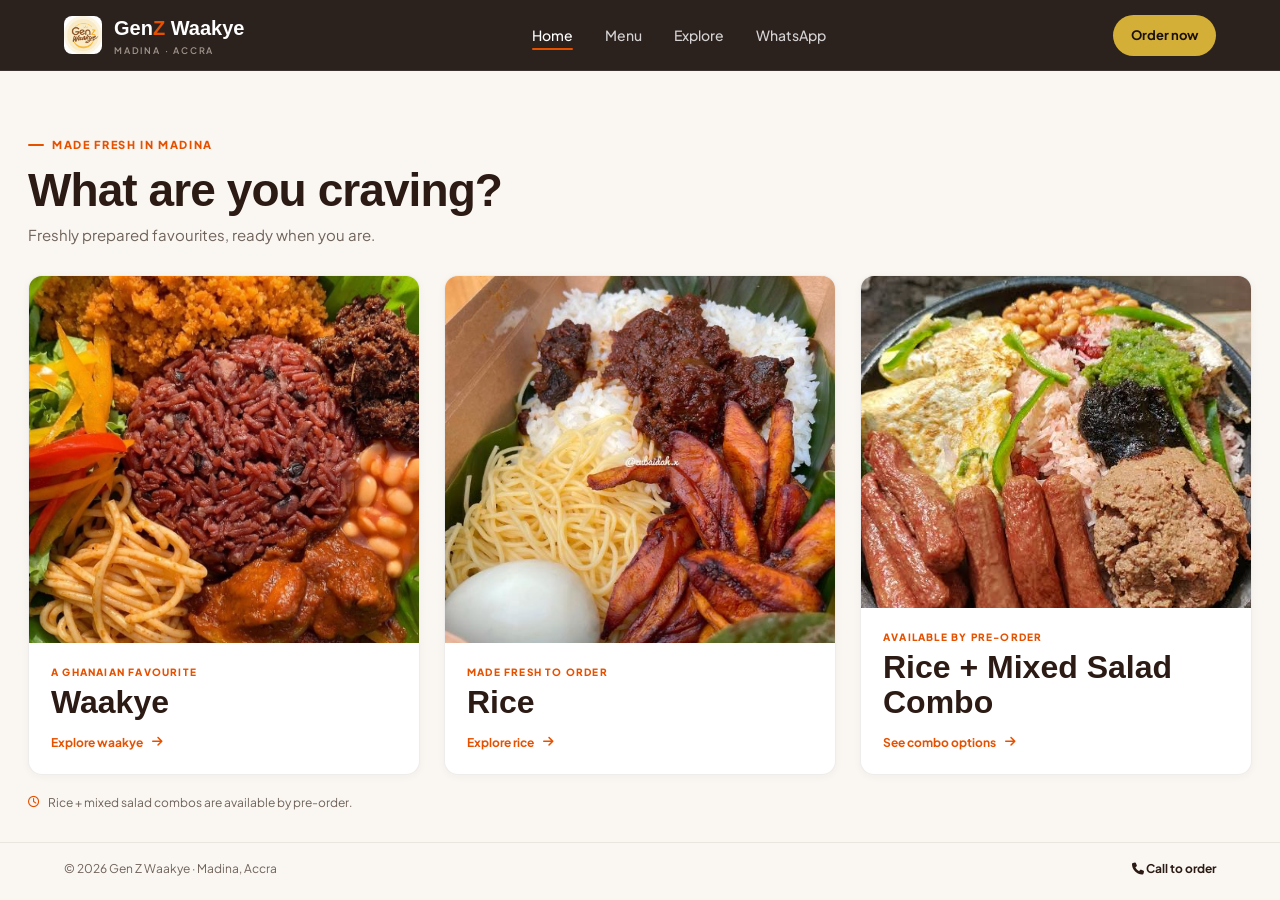
<file: index.html>
<!DOCTYPE html>
<html lang="en">
<head>
  <meta charset="UTF-8">
  <meta name="viewport" content="width=device-width, initial-scale=1.0">
  <title>Gen Z Waakye | Order Waakye, Rice & Pre-order Combos</title>
  <meta name="description" content="Choose your Gen Z Waakye favourite. Browse waakye, rice and our rice with mixed salad pre-order combos in Madina, Accra.">
  <meta property="og:type" content="website">
  <meta property="og:title" content="Gen Z Waakye | Madina, Accra">
  <meta property="og:description" content="Choose waakye, rice or a rice and mixed salad pre-order combo.">
  <meta property="og:image" content="https://raw.githubusercontent.com/SwiftNest-hub/gen-z-waakye/main/images/85_c.png">
  <meta name="twitter:card" content="summary_large_image">
  <meta name="twitter:title" content="Gen Z Waakye | Madina, Accra">
  <meta name="twitter:description" content="Choose waakye, rice or a rice and mixed salad pre-order combo.">
  <meta name="twitter:image" content="https://raw.githubusercontent.com/SwiftNest-hub/gen-z-waakye/main/images/85_c.png">
  <link rel="stylesheet" href="https://cdnjs.cloudflare.com/ajax/libs/font-awesome/6.5.1/css/all.min.css">
  <link rel="stylesheet" href="styles.css">
</head>
<body data-page="home">
  <header class="nav solid" id="navbar">
    <div class="container">
      <a href="index.html" class="nav-logo">
        <span class="mark"><img src="images/logo-1.png" alt="Gen Z Waakye logo"></span>
        <span class="word">Gen<i>Z</i> Waakye <span>Madina · Accra</span></span>
      </a>
      <nav class="nav-links" aria-label="Main navigation">
        <a href="index.html" class="active">Home</a>
        <a href="menu.html">Menu</a>
        <a href="explore.html">Explore</a>
        <a href="https://wa.me/233539060826" target="_blank" rel="noopener">WhatsApp</a>
      </nav>
      <div class="nav-actions">
        <a href="menu.html" class="btn btn-gold home-order-link">Order now</a>
        <button class="burger" id="burger" aria-label="Open menu"><span></span><span></span><span></span></button>
      </div>
    </div>
  </header>

  <nav class="mobile-menu" id="mobileMenu" aria-label="Mobile navigation">
    <a href="index.html">Home</a>
    <a href="menu.html">Menu</a>
    <a href="explore.html">Explore</a>
    <a href="https://wa.me/233539060826" target="_blank" rel="noopener">WhatsApp</a>
  </nav>

  <main class="home-landing">
    <div class="home-intro">
      <span class="eyebrow">Made fresh in Madina</span>
      <h1>What are you craving?</h1>
      <p>Freshly prepared favourites, ready when you are.</p>
    </div>

    <section class="landing-cards" aria-label="Choose your meal">
      <a class="landing-card landing-card-waakye" href="menu.html?category=waakye" aria-label="Explore all waakye meals">
        <span class="landing-card-image"><img src="images/85_c.png" alt="Waakye served with spaghetti, salad and chicken" fetchpriority="high"></span>
        <span class="landing-card-content">
          <span class="landing-card-kicker">A Ghanaian favourite</span>
          <span class="landing-card-title">Waakye</span>
          <span class="landing-card-link">Explore waakye <i class="fa-solid fa-arrow-right"></i></span>
        </span>
      </a>

      <a class="landing-card landing-card-rice" href="menu.html?category=rice" aria-label="Explore all rice meals">
        <span class="landing-card-image"><img src="images/rice-1.png" alt="Rice served with sides"></span>
        <span class="landing-card-content">
          <span class="landing-card-kicker">Made fresh to order</span>
          <span class="landing-card-title">Rice</span>
          <span class="landing-card-link">Explore rice <i class="fa-solid fa-arrow-right"></i></span>
        </span>
      </a>

      <a class="landing-card landing-card-preorder" href="menu.html?category=rice-mixed-salad#menuGrid" aria-label="Explore rice and mixed salad pre-order combos">
        <span class="landing-card-image"><img src="images/rice-2.png" alt="Rice combo with chicken and sides"></span>
        <span class="landing-card-content">
          <span class="landing-card-kicker">Available by pre-order</span>
          <span class="landing-card-title">Rice + Mixed Salad Combo</span>
          <span class="landing-card-link">See combo options <i class="fa-solid fa-arrow-right"></i></span>
        </span>
      </a>
    </section>

    <p class="home-preorder-note"><i class="fa-regular fa-clock"></i> Rice + mixed salad combos are available by pre-order.</p>
  </main>

  <footer class="home-footer">
    <div class="container">
      <span>© <span id="year"></span> Gen Z Waakye · Madina, Accra</span>
      <a href="tel:+233539060826"><i class="fa-solid fa-phone"></i> Call to order</a>
    </div>
  </footer>

  <nav class="mobile-bottom-nav" aria-label="Quick links">
    <a href="index.html" class="active"><i class="fa-solid fa-house"></i>Home</a>
    <a href="menu.html"><i class="fa-solid fa-bowl-rice"></i>Menu</a>
    <a href="https://wa.me/233539060826" target="_blank" rel="noopener"><i class="fa-brands fa-whatsapp"></i>WhatsApp</a>
    <a href="tel:+233539060826"><i class="fa-solid fa-phone"></i>Call</a>
  </nav>

  <script src="script.js"></script>
</body>
</html>
</file>
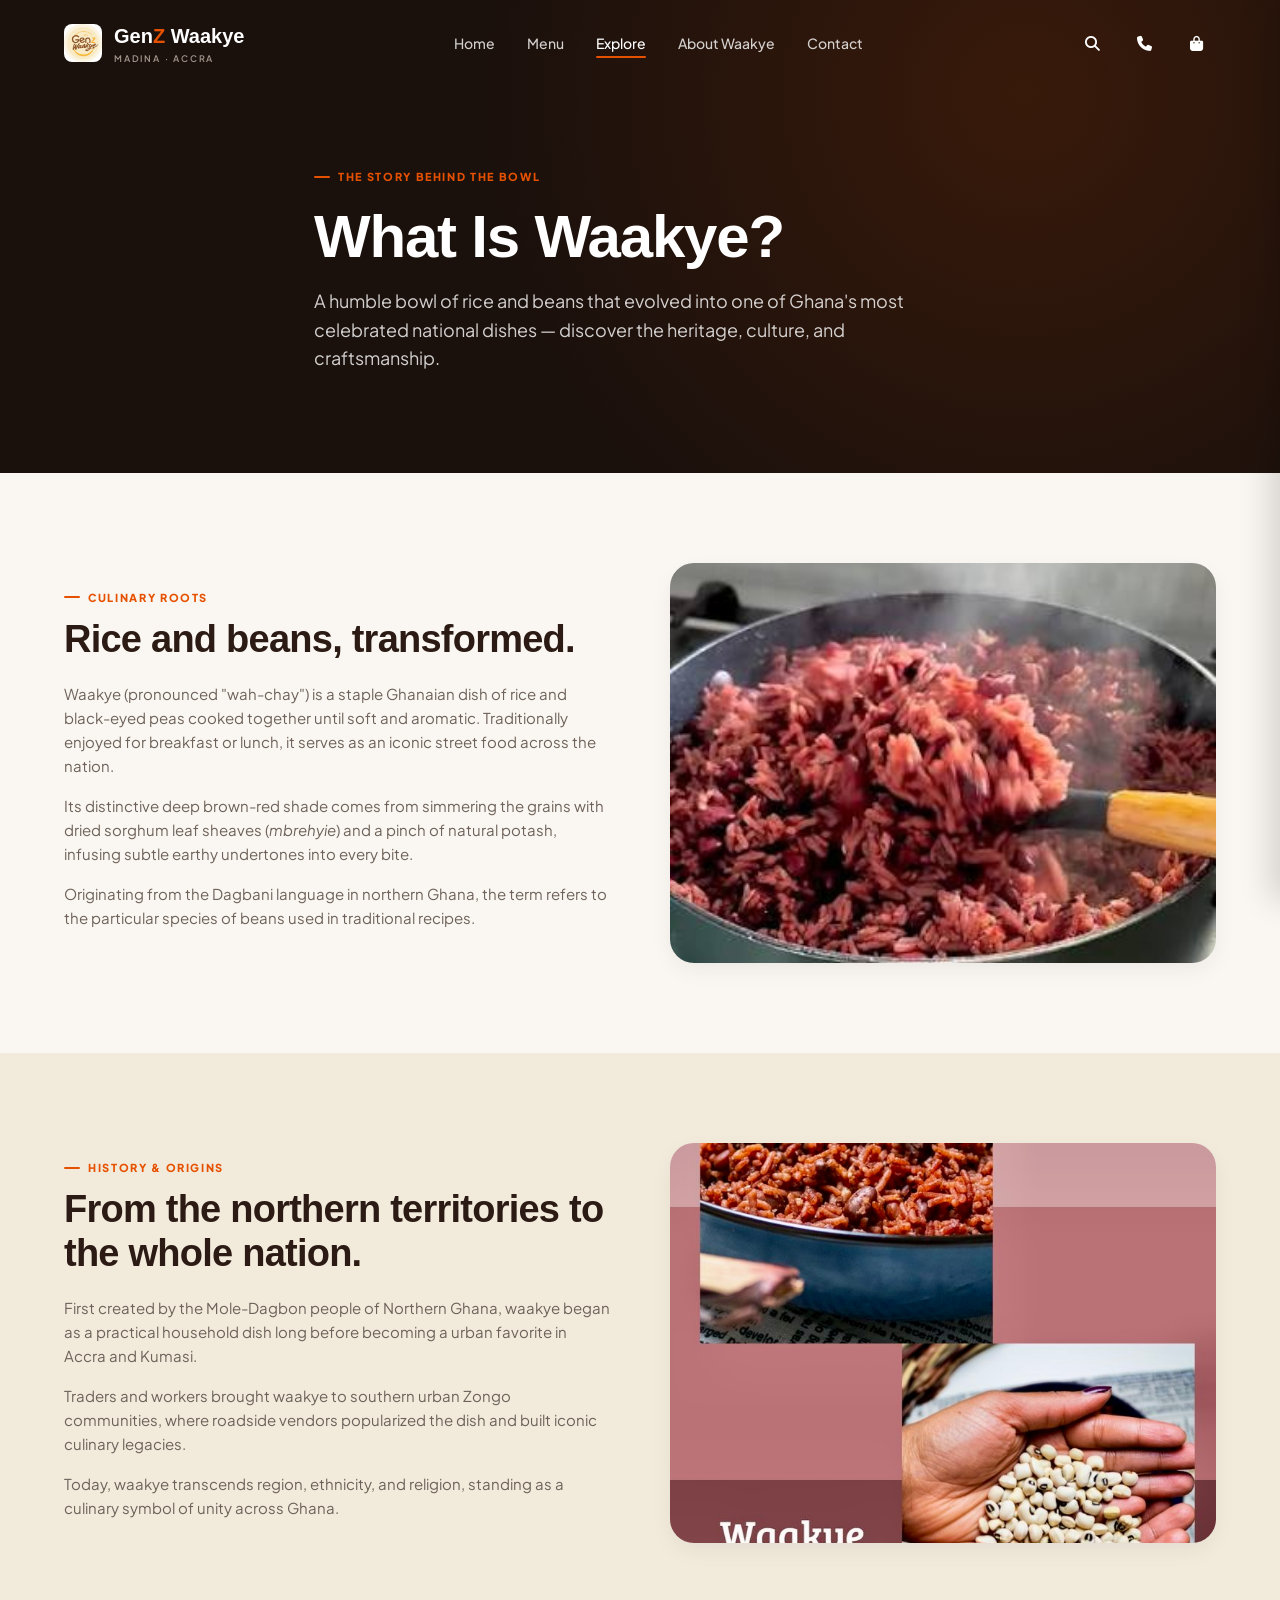
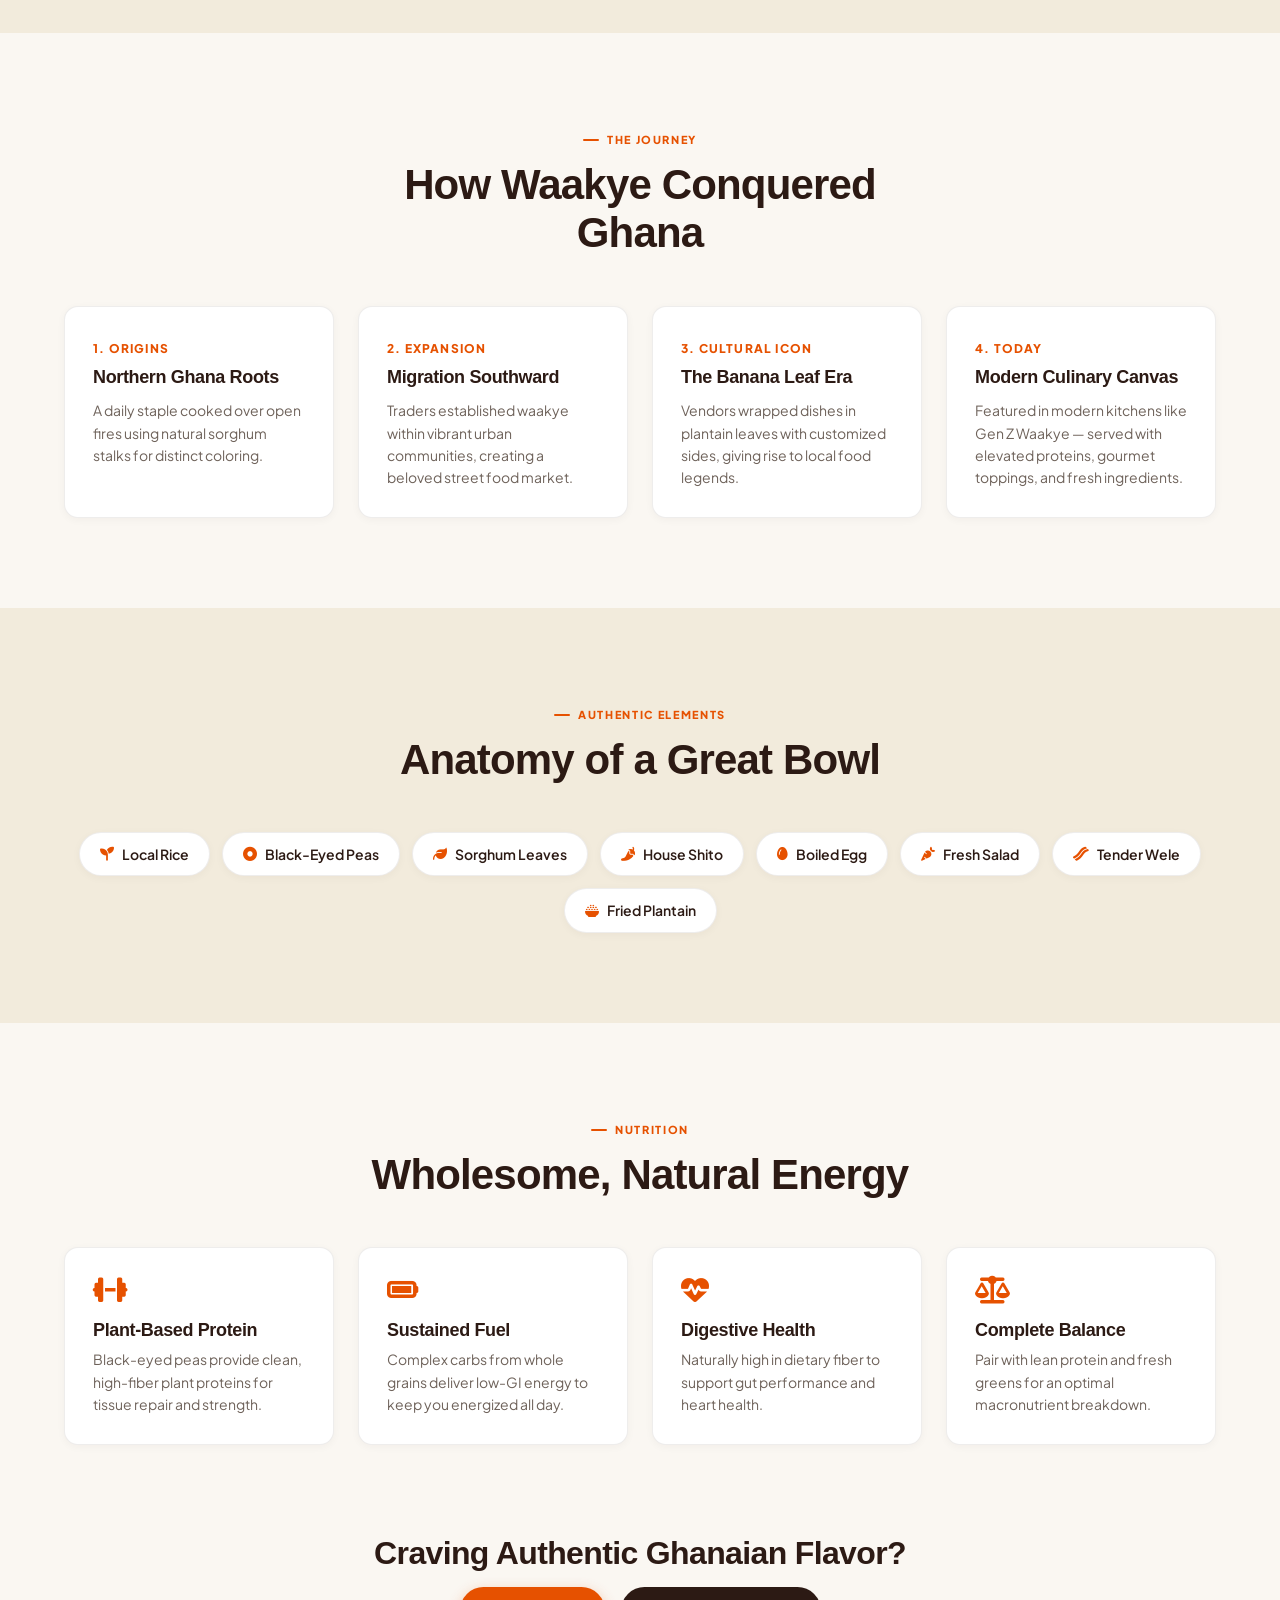
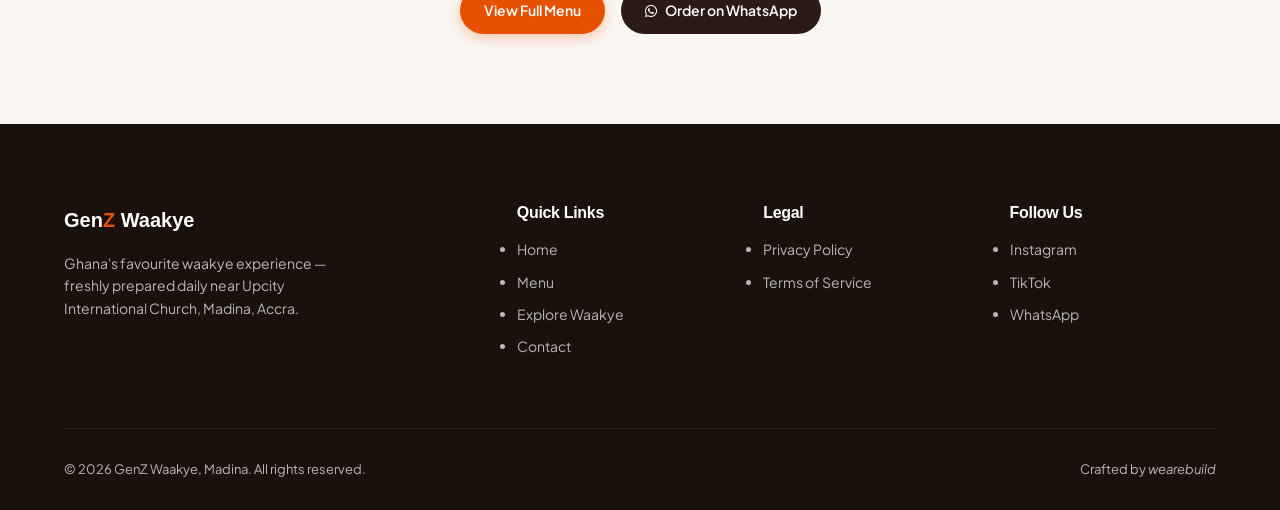
<file: explore.html>
<!DOCTYPE html>
<html lang="en">
<head>
  <meta charset="UTF-8">
  <meta name="viewport" content="width=device-width, initial-scale=1.0">
  <title>Explore Waakye | Gen Z Waakye — Ghana's Beloved National Dish</title>
  <meta name="description" content="Discover the history, culture, traditional preparation, and health benefits of waakye — Ghana's iconic rice and beans dish.">
  <meta property="og:type" content="website">
  <meta property="og:title" content="Explore Waakye | Gen Z Waakye">
  <meta property="og:description" content="Discover the history, culture, and craft behind Ghana's beloved waakye — the iconic rice and beans dish.">
  <meta property="og:image" content="https://raw.githubusercontent.com/SwiftNest-hub/gen-z-waakye/main/images/45_c.png">
  <meta property="og:image:width" content="789">
  <meta property="og:image:height" content="681">
  <meta property="og:image:alt" content="A generous plate of waakye with chicken and sausage">
  <meta name="twitter:card" content="summary_large_image">
  <meta name="twitter:title" content="Explore Waakye | Gen Z Waakye">
  <meta name="twitter:description" content="Discover the history, culture, and craft behind Ghana's beloved waakye — the iconic rice and beans dish.">
  <meta name="twitter:image" content="https://raw.githubusercontent.com/SwiftNest-hub/gen-z-waakye/main/images/45_c.png">
  <link rel="stylesheet" href="https://cdnjs.cloudflare.com/ajax/libs/font-awesome/6.5.1/css/all.min.css">
  <link rel="stylesheet" href="styles.css">
</head>
<body data-page="explore">

<header class="nav solid" id="navbar">
  <div class="container">
    <a href="index.html" class="nav-logo">
      <span class="mark">
        <img src="images/logo-1.png" alt="GenZ Waakye Logo">
      </span>
      <span class="word">Gen<i>Z</i> Waakye <span>Madina · Accra</span></span>
    </a>
    <nav class="nav-links">
      <a href="index.html">Home</a>
      <a href="menu.html">Menu</a>
      <a href="explore.html" class="active">Explore</a>
      <a href="#about-wakye">About Waakye</a>
      <a href="index.html#contact">Contact</a>
    </nav>
    <div class="nav-actions">
      <button class="nav-icon-btn open-search" aria-label="Search"><i class="fa-solid fa-magnifying-glass"></i></button>
      <a href="tel:+233539060826" class="nav-icon-btn" aria-label="Call us"><i class="fa-solid fa-phone"></i></a>
      <button class="nav-icon-btn open-cart" aria-label="Cart"><i class="fa-solid fa-bag-shopping"></i><span class="cart-badge">0</span></button>
      <button class="burger" id="burger" aria-label="Open menu"><span></span><span></span><span></span></button>
    </div>
  </div>
</header>

<div class="search-bar" id="searchBar">
  <div class="container">
    <input type="text" id="searchInput" placeholder="Search waakye, rice, egg, fish, chicken...">
    <button class="close-search" id="closeSearch" aria-label="Close search"><i class="fa-solid fa-xmark"></i></button>
  </div>
</div>

<div class="mobile-menu" id="mobileMenu">
  <a href="index.html">Home</a>
  <a href="menu.html">Menu</a>
  <a href="explore.html">Explore</a>
  <a href="#about-wakye">About Waakye</a>
  <a href="index.html#contact">Contact</a>
  <a href="tel:+233539060826" class="btn btn-gold">Call Us</a>
</div>

<!-- EXPLORE HERO -->
<section class="explore-hero" id="about-wakye">
  <div class="bg"></div>
  <div class="explore-hero-inner container">
    <span class="eyebrow">The Story Behind The Bowl</span>
    <h1>What Is Waakye?</h1>
    <p>A humble bowl of rice and beans that evolved into one of Ghana's most celebrated national dishes — discover the heritage, culture, and craftsmanship.</p>
  </div>
</section>

<!-- WHAT IS WAAKYE -->
<section class="explore-section">
  <div class="container explore-split">
    <div>
      <span class="eyebrow">Culinary Roots</span>
      <h2>Rice and beans, transformed.</h2>
      <p>Waakye (pronounced "wah-chay") is a staple Ghanaian dish of rice and black-eyed peas cooked together until soft and aromatic. Traditionally enjoyed for breakfast or lunch, it serves as an iconic street food across the nation.</p>
      <p>Its distinctive deep brown-red shade comes from simmering the grains with dried sorghum leaf sheaves (<em>mbrehyie</em>) and a pinch of natural potash, infusing subtle earthy undertones into every bite.</p>
      <p>Originating from the Dagbani language in northern Ghana, the term refers to the particular species of beans used in traditional recipes.</p>
    </div>
    <div class="img-block"><img src="images/exp.jpg" alt="Traditional Waakye dish" loading="lazy"></div>
  </div>
</section>

<!-- HISTORY -->
<section class="explore-section" style="background:var(--surface-cream-deep);">
  <div class="container explore-split reverse">
    <div class="img-block"><img src="images/hst.jpg" alt="Traditional cooking fire" loading="lazy"></div>
    <div>
      <span class="eyebrow">History & Origins</span>
      <h2>From the northern territories to the whole nation.</h2>
      <p>First created by the Mole-Dagbon people of Northern Ghana, waakye began as a practical household dish long before becoming a urban favorite in Accra and Kumasi.</p>
      <p>Traders and workers brought waakye to southern urban Zongo communities, where roadside vendors popularized the dish and built iconic culinary legacies.</p>
      <p>Today, waakye transcends region, ethnicity, and religion, standing as a culinary symbol of unity across Ghana.</p>
    </div>
  </div>
</section>

<!-- TIMELINE -->
<section class="explore-section">
  <div class="container">
    <div class="section-head">
      <span class="eyebrow">The Journey</span>
      <h2>How Waakye Conquered Ghana</h2>
    </div>
    <div class="timeline">
      <div class="timeline-item">
        <span class="year">1. Origins</span>
        <h4>Northern Ghana Roots</h4>
        <p>A daily staple cooked over open fires using natural sorghum stalks for distinct coloring.</p>
      </div>
      <div class="timeline-item">
        <span class="year">2. Expansion</span>
        <h4>Migration Southward</h4>
        <p>Traders established waakye within vibrant urban communities, creating a beloved street food market.</p>
      </div>
      <div class="timeline-item">
        <span class="year">3. Cultural Icon</span>
        <h4>The Banana Leaf Era</h4>
        <p>Vendors wrapped dishes in plantain leaves with customized sides, giving rise to local food legends.</p>
      </div>
      <div class="timeline-item">
        <span class="year">4. Today</span>
        <h4>Modern Culinary Canvas</h4>
        <p>Featured in modern kitchens like Gen Z Waakye — served with elevated proteins, gourmet toppings, and fresh ingredients.</p>
      </div>
    </div>
  </div>
</section>

<!-- INGREDIENTS -->
<section class="explore-section" style="background:var(--surface-cream-deep);">
  <div class="container">
    <div class="section-head">
      <span class="eyebrow">Authentic Elements</span>
      <h2>Anatomy of a Great Bowl</h2>
    </div>
    <div class="ingredient-strip">
      <div class="ingredient-chip"><i class="fa-solid fa-seedling"></i> Local Rice</div>
      <div class="ingredient-chip"><i class="fa-solid fa-circle-dot"></i> Black-Eyed Peas</div>
      <div class="ingredient-chip"><i class="fa-solid fa-leaf"></i> Sorghum Leaves</div>
      <div class="ingredient-chip"><i class="fa-solid fa-pepper-hot"></i> House Shito</div>
      <div class="ingredient-chip"><i class="fa-solid fa-egg"></i> Boiled Egg</div>
      <div class="ingredient-chip"><i class="fa-solid fa-carrot"></i> Fresh Salad</div>
      <div class="ingredient-chip"><i class="fa-solid fa-bacon"></i> Tender Wele</div>
      <div class="ingredient-chip"><i class="fa-solid fa-bowl-rice"></i> Fried Plantain</div>
    </div>
  </div>
</section>

<!-- HEALTH BENEFITS -->
<section class="explore-section">
  <div class="container">
    <div class="section-head">
      <span class="eyebrow">Nutrition</span>
      <h2>Wholesome, Natural Energy</h2>
    </div>
    <div class="benefit-grid">
      <div class="benefit-card">
        <i class="fa-solid fa-dumbbell"></i>
        <h4>Plant-Based Protein</h4>
        <p>Black-eyed peas provide clean, high-fiber plant proteins for tissue repair and strength.</p>
      </div>
      <div class="benefit-card">
        <i class="fa-solid fa-battery-full"></i>
        <h4>Sustained Fuel</h4>
        <p>Complex carbs from whole grains deliver low-GI energy to keep you energized all day.</p>
      </div>
      <div class="benefit-card">
        <i class="fa-solid fa-heart-pulse"></i>
        <h4>Digestive Health</h4>
        <p>Naturally high in dietary fiber to support gut performance and heart health.</p>
      </div>
      <div class="benefit-card">
        <i class="fa-solid fa-scale-balanced"></i>
        <h4>Complete Balance</h4>
        <p>Pair with lean protein and fresh greens for an optimal macronutrient breakdown.</p>
      </div>
    </div>
  </div>
</section>

<!-- CTA -->
<section class="explore-section" style="text-align:center; padding-top:0;">
  <div class="container">
    <h2 style="font-size:32px; margin-bottom:16px;">Craving Authentic Ghanaian Flavor?</h2>
    <div style="display:flex; gap:16px; justify-content:center;">
      <a href="menu.html" class="btn btn-orange">View Full Menu</a>
      <a href="https://wa.me/233539060826" target="_blank" class="btn btn-dark"><i class="fa-brands fa-whatsapp"></i> Order on WhatsApp</a>
    </div>
  </div>
</section>

<!-- FOOTER -->
<footer>
  <div class="container">
    <div class="foot-grid">
      <div class="foot-brand">
        <a href="index.html" class="nav-logo">
          <span class="word">Gen<i>Z</i> Waakye</span>
        </a>
        <p>Ghana's favourite waakye experience — freshly prepared daily near Upcity International Church, Madina, Accra.</p>
      </div>
      <div>
        <h5>Quick Links</h5>
        <ul class="foot-links">
          <li><a href="index.html">Home</a></li>
          <li><a href="menu.html">Menu</a></li>
          <li><a href="explore.html">Explore Waakye</a></li>
          <li><a href="index.html#contact">Contact</a></li>
        </ul>
      </div>
      <div>
        <h5>Legal</h5>
        <ul class="foot-links">
          <li><a href="#">Privacy Policy</a></li>
          <li><a href="#">Terms of Service</a></li>
        </ul>
      </div>
      <div>
        <h5>Follow Us</h5>
        <ul class="foot-links">
          <li><a href="https://www.instagram.com/genz_waakye_wura" target="_blank">Instagram</a></li>
          <li><a href="https://www.tiktok.com/@firdy_o" target="_blank">TikTok</a></li>
          <li><a href="https://wa.me/233539060826" target="_blank">WhatsApp</a></li>
        </ul>
      </div>
    </div>
    <div class="foot-bottom">
      <span>©️ <span id="year"></span> GenZ Waakye, Madina. All rights reserved.</span>
      <span>Crafted by <i>wearebuild</i></span>
    </div>
  </div>
</footer>

<nav class="mobile-bottom-nav">
  <a href="index.html"><i class="fa-solid fa-house"></i>Home</a>
  <a href="menu.html"><i class="fa-solid fa-bowl-rice"></i>Menu</a>
  <a href="#" class="open-search"><i class="fa-solid fa-magnifying-glass"></i>Search</a>
  <a href="#" class="open-cart"><i class="fa-solid fa-bag-shopping"></i>Cart</a>
  <a href="tel:+233539060826"><i class="fa-solid fa-phone"></i>Call</a>
</nav>

<div class="cart-overlay" id="cartOverlay"></div>
<div class="cart-drawer" id="cartDrawer">
  <div class="cart-head">
    <h3>Your Order</h3>
    <button class="close-cart" id="closeCart"><i class="fa-solid fa-xmark"></i></button>
  </div>
  <div class="cart-items" id="cartItems"></div>
  <div class="cart-summary">
    <div class="row"><span>Subtotal</span><span id="cartSubtotal">GH₵ 0</span></div>
    <div class="row"><span>Delivery Fee</span><span id="cartDelivery">GH₵ 0</span></div>
    <div class="row total"><span>Total</span><span id="cartTotal">GH₵ 0</span></div>
    <button class="btn btn-orange btn-block" id="cartCheckoutBtn" style="margin-top:16px;">
      <i class="fa-brands fa-whatsapp"></i> Checkout via WhatsApp
    </button>
  </div>
</div>

<script src="script.js"></script>
</body>
</html>
</file>
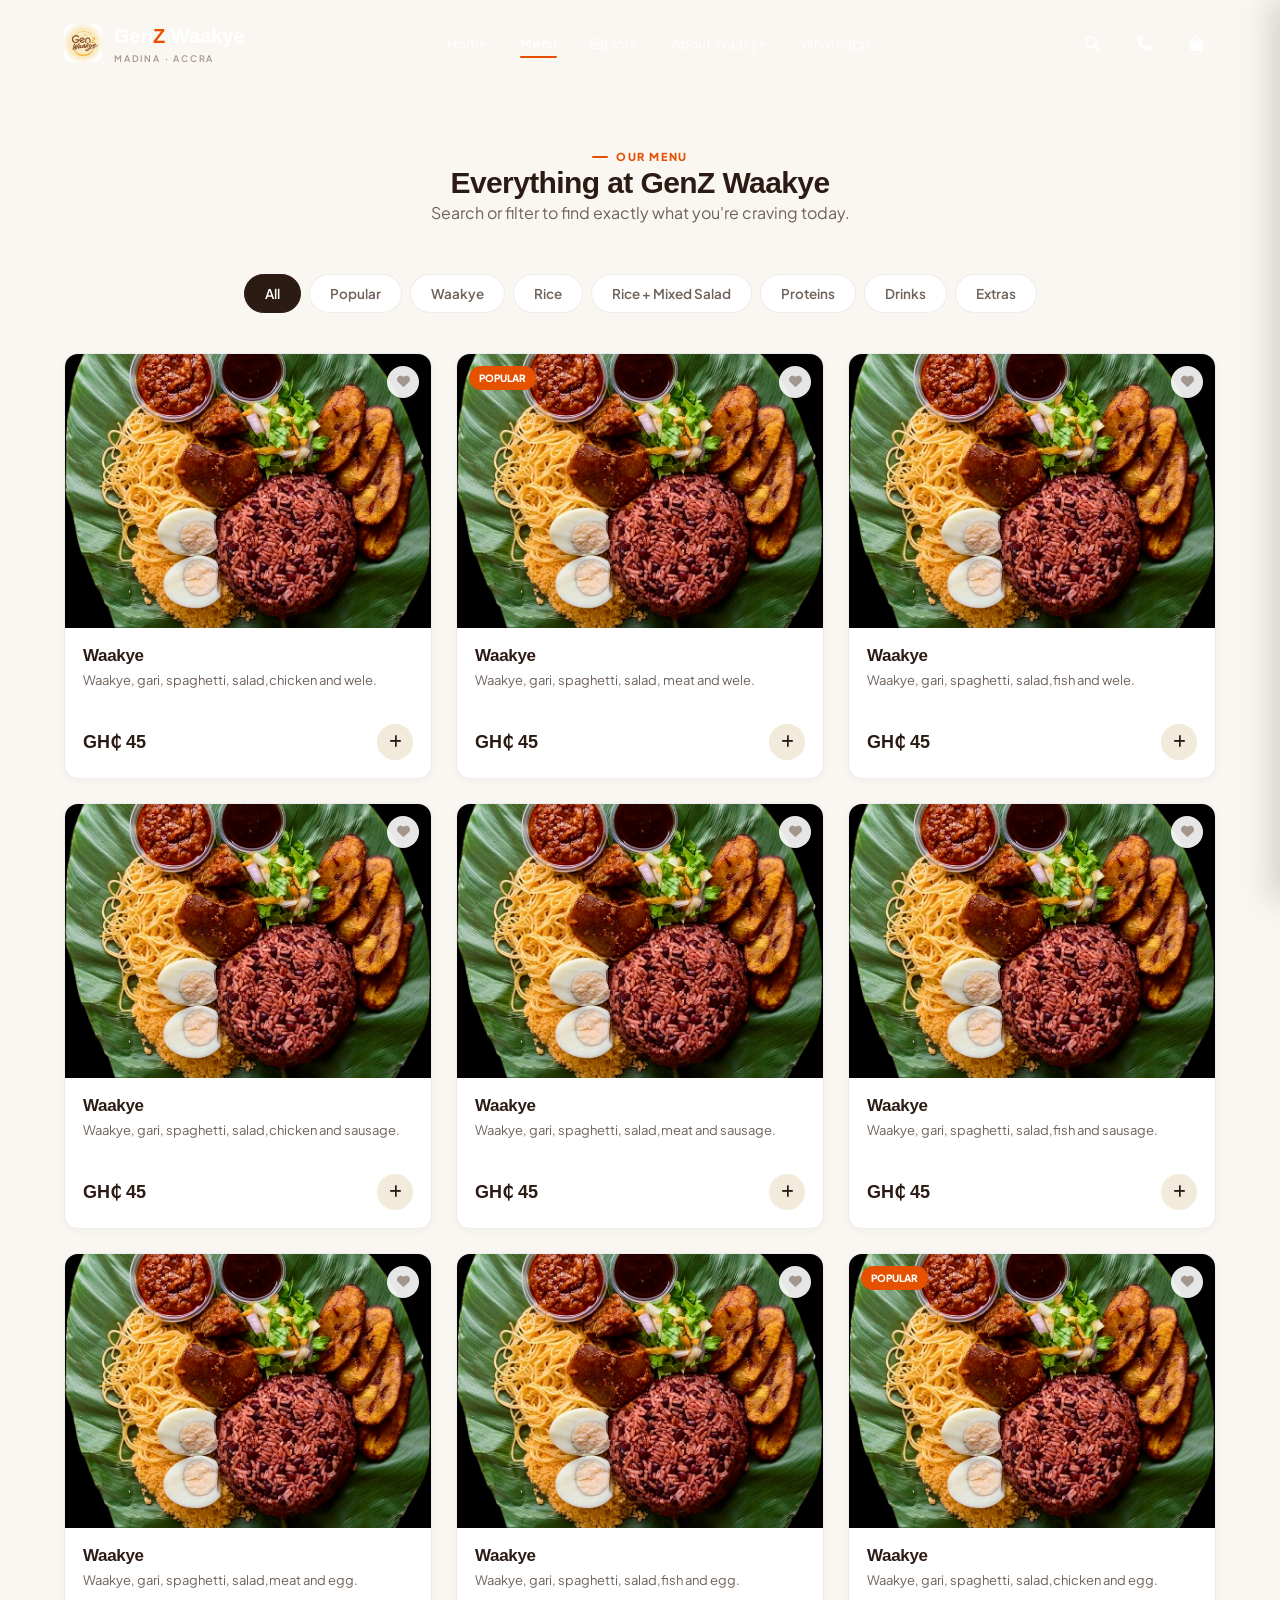
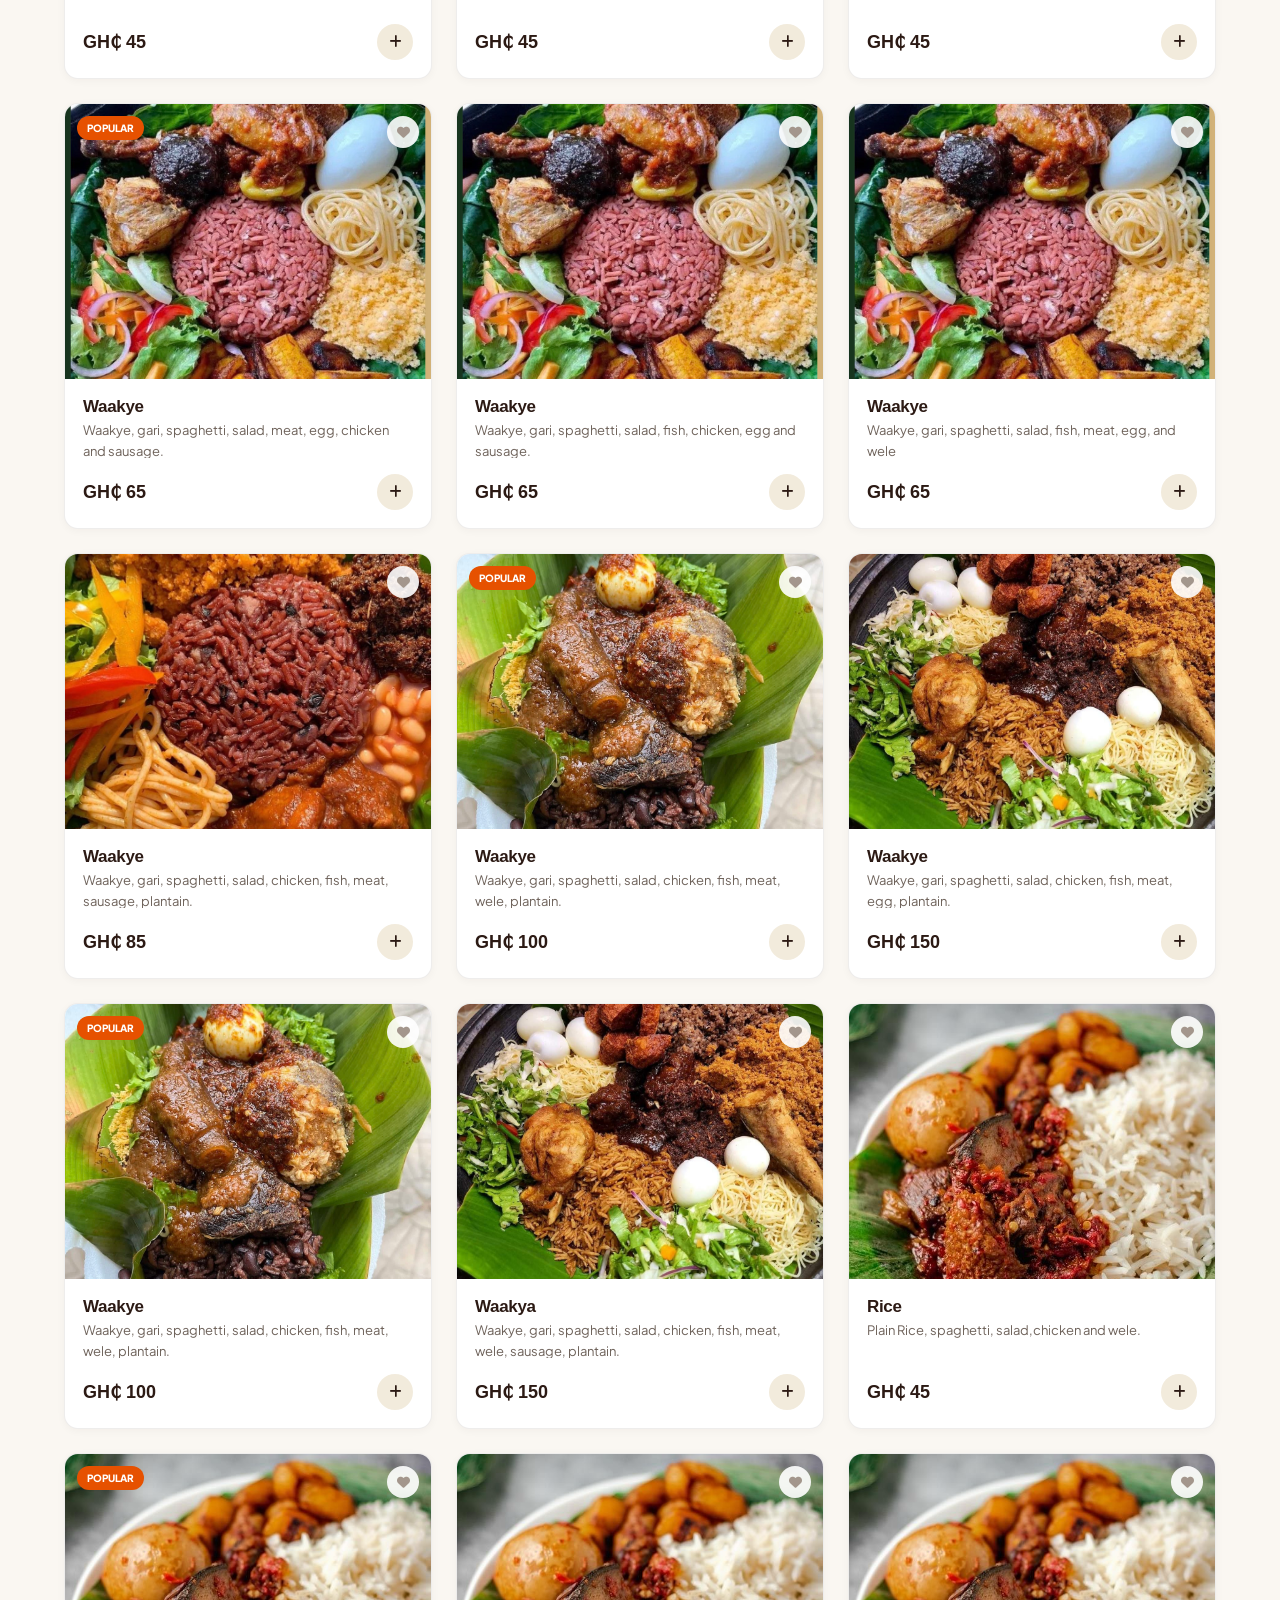
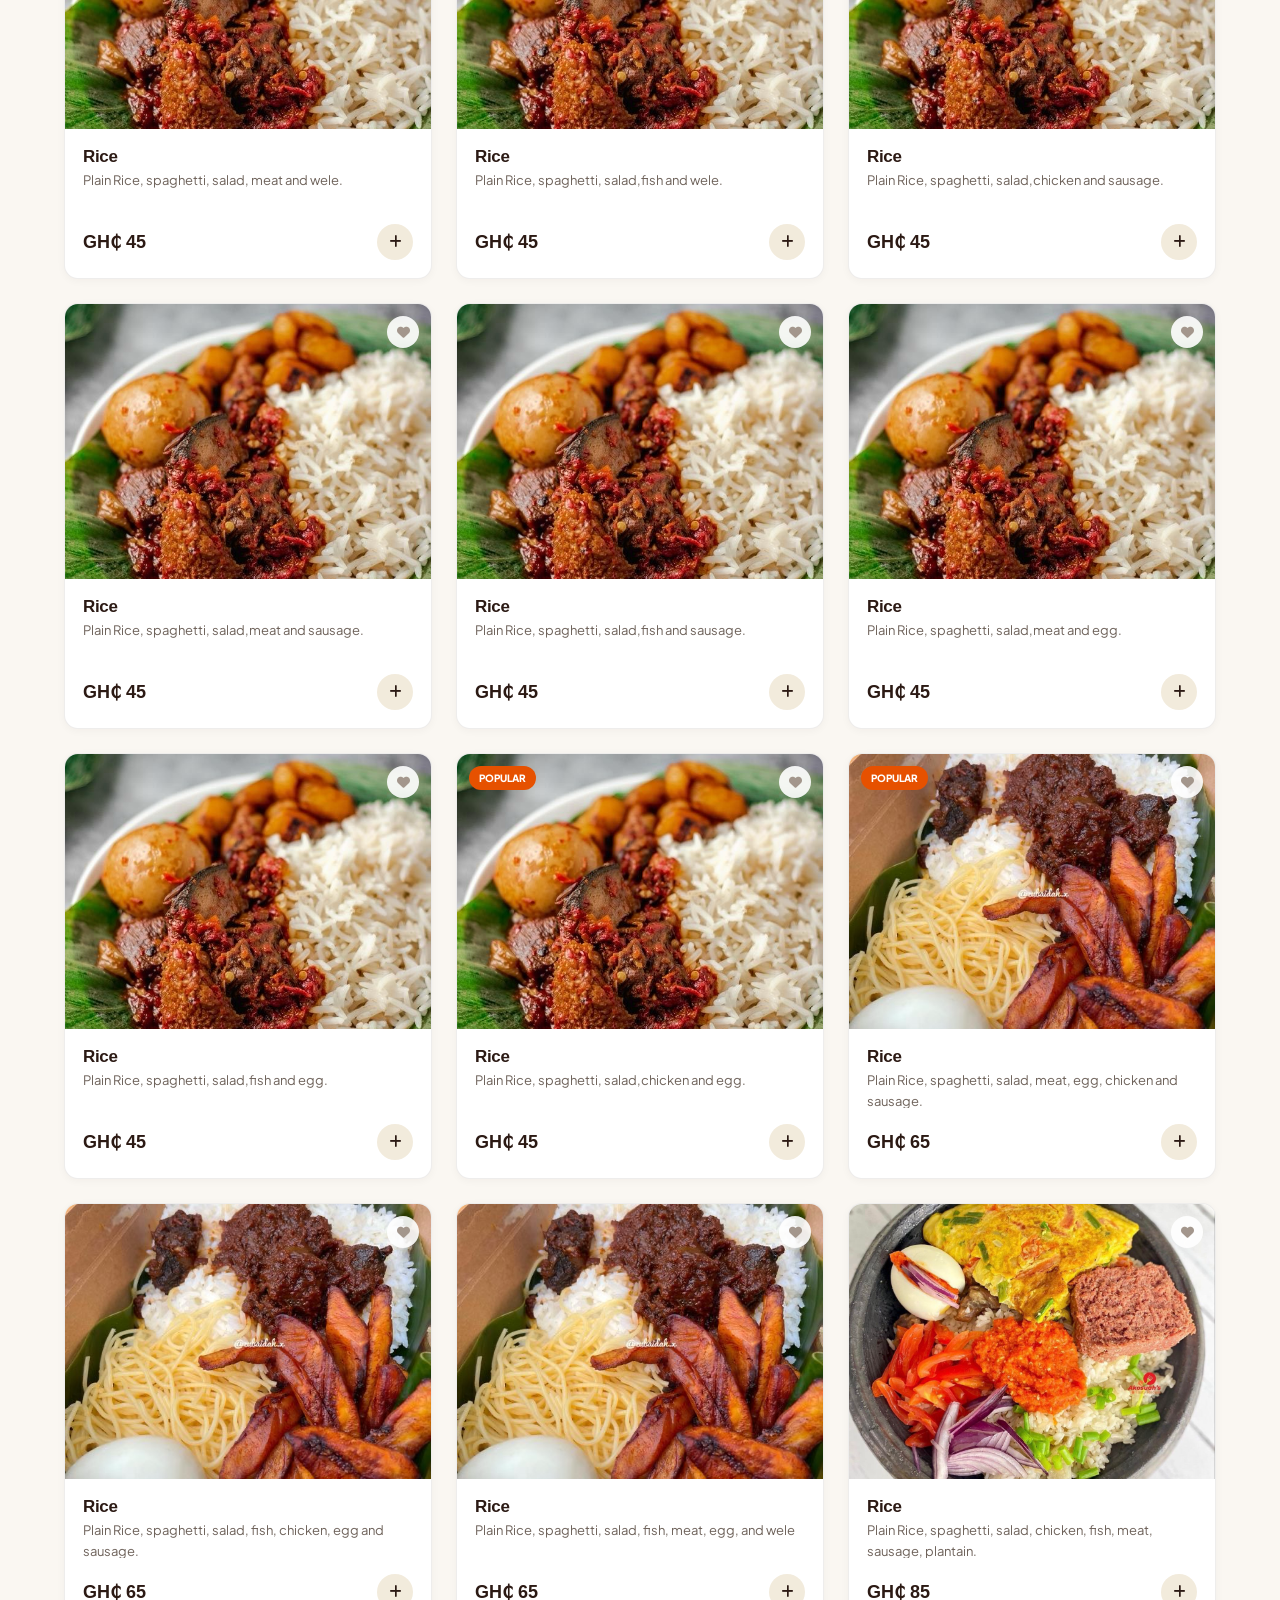
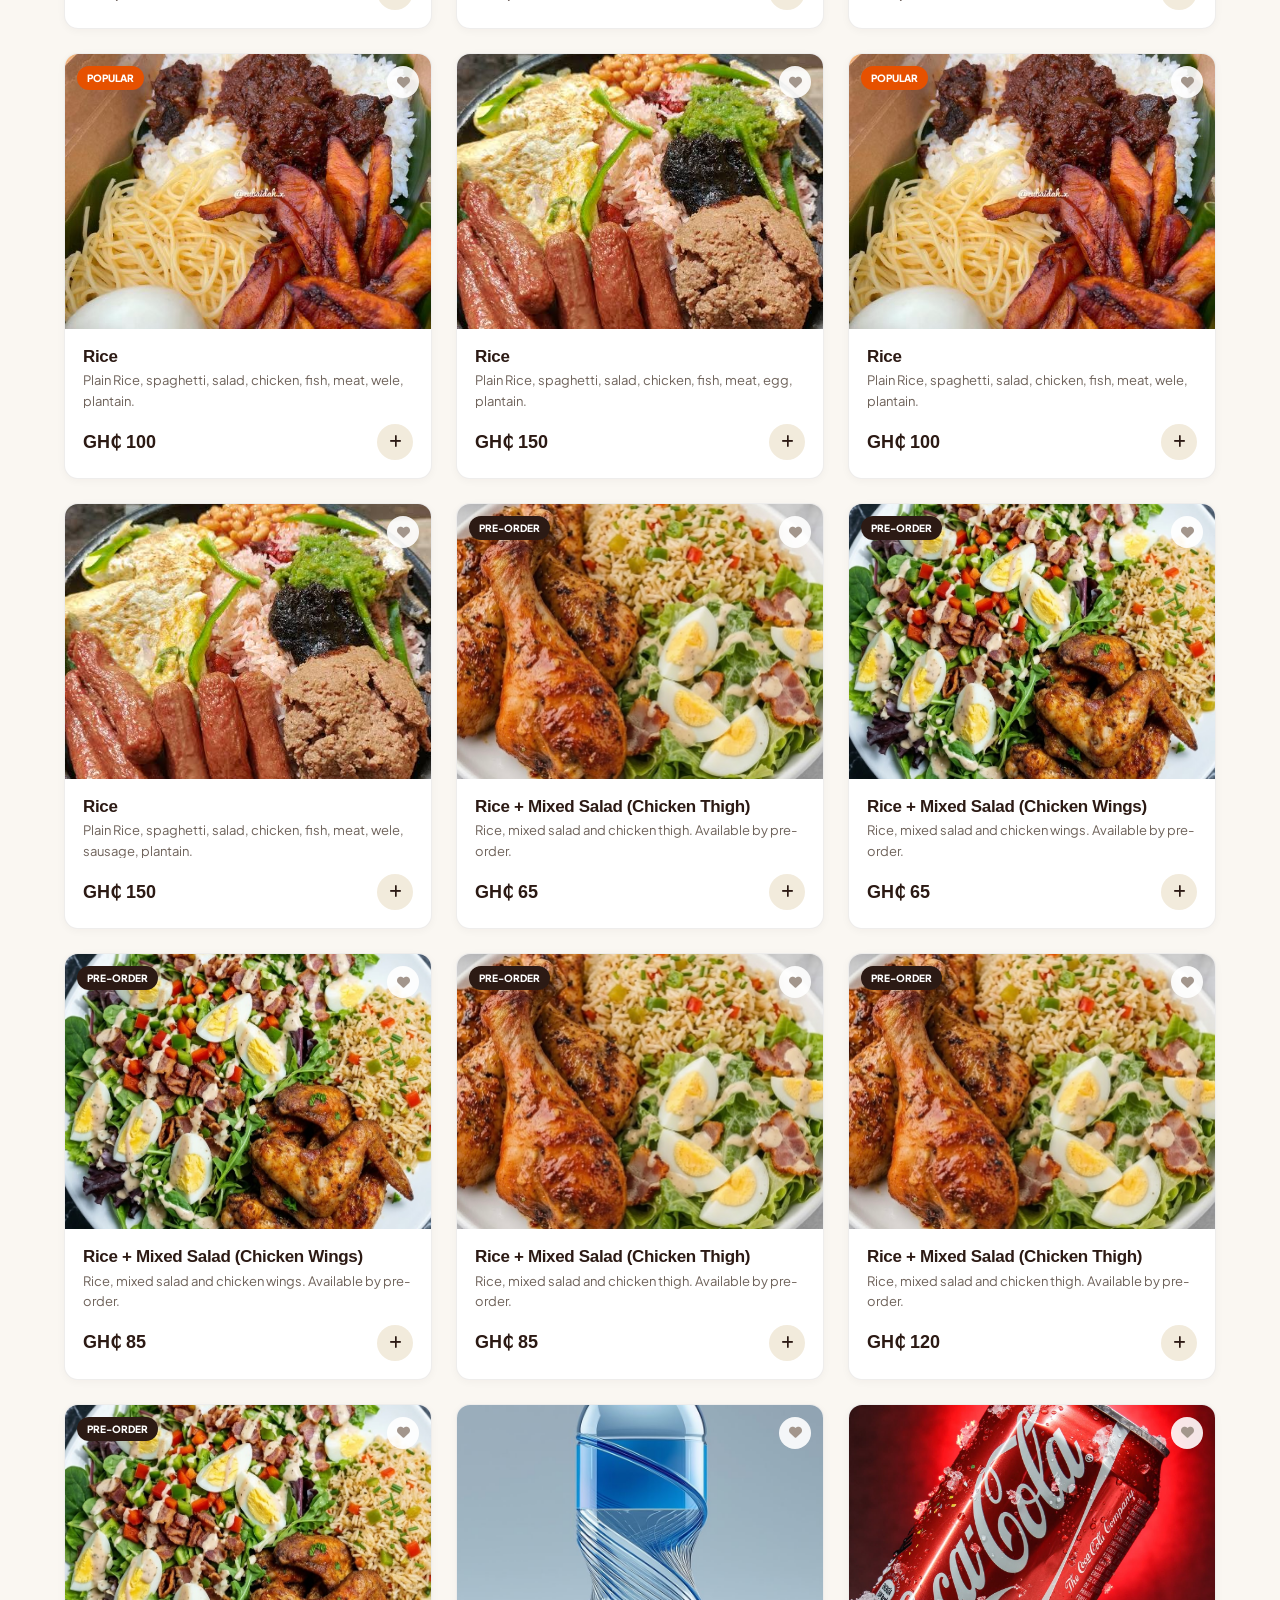
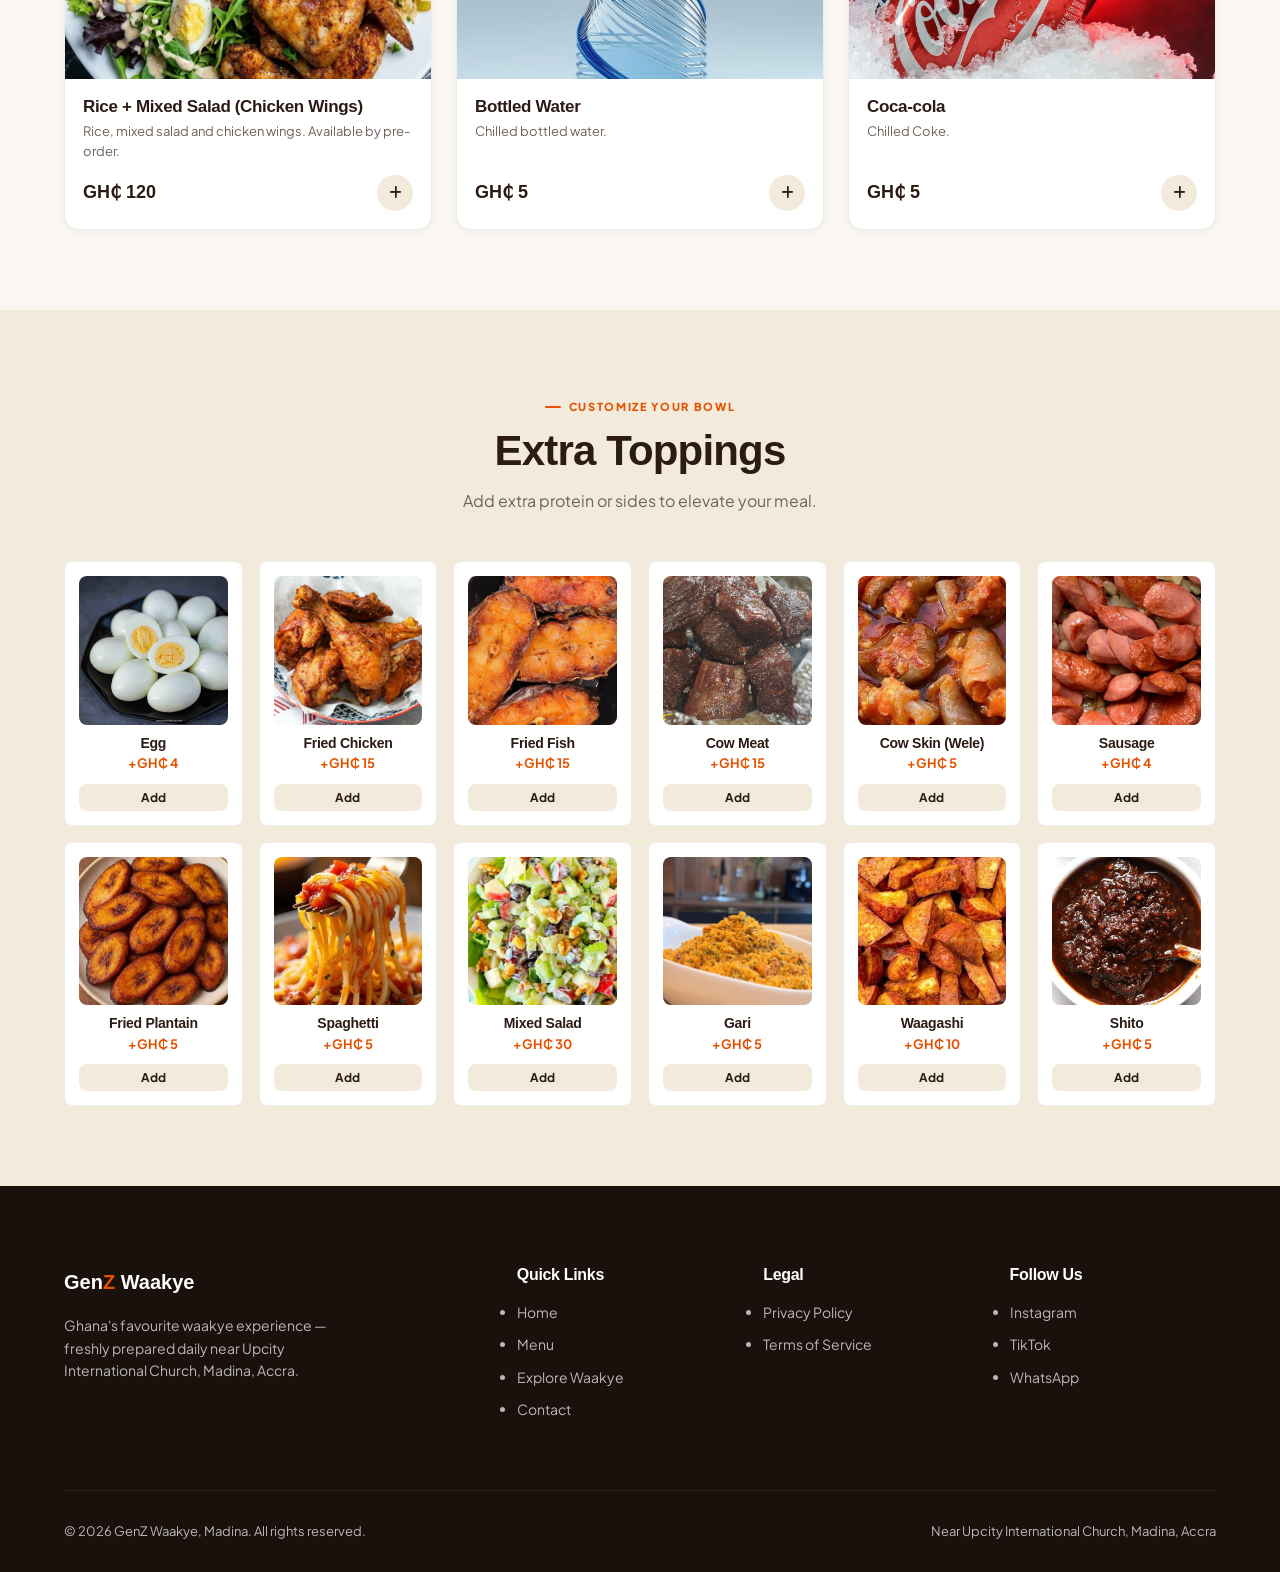
<file: menu.html>
<!DOCTYPE html>
<html lang="en">
<head>
  <meta charset="UTF-8">
  <meta name="viewport" content="width=device-width, initial-scale=1.0">
  <title>Menu | Gen Z Waakye — Madina, Accra</title>
  <meta name="description" content="Browse the full Gen Z Waakye menu — authentic combos, drinks, and extra toppings tailored to your taste.">
  <meta property="og:type" content="website">
  <meta property="og:title" content="Gen Z Waakye | Menu">
  <meta property="og:description" content="Browse authentic combos, drinks, and extra toppings tailored to your taste.">
  <meta property="og:image" content="https://raw.githubusercontent.com/SwiftNest-hub/gen-z-waakye/main/images/45_c.png">
  <meta property="og:image:width" content="789">
  <meta property="og:image:height" content="681">
  <meta property="og:image:alt" content="A generous plate of waakye with chicken and sausage">
  <meta name="twitter:card" content="summary_large_image">
  <meta name="twitter:title" content="Gen Z Waakye | Menu">
  <meta name="twitter:description" content="Browse authentic combos, drinks, and extra toppings tailored to your taste.">
  <meta name="twitter:image" content="https://raw.githubusercontent.com/SwiftNest-hub/gen-z-waakye/main/images/45_c.png">
  <link rel="stylesheet" href="https://cdnjs.cloudflare.com/ajax/libs/font-awesome/6.5.1/css/all.min.css">
  <link rel="stylesheet" href="styles.css">
</head>
<body data-page="menu">

<!-- NAVBAR -->
<header class="nav solid" id="navbar">
  <div class="container">
    <a href="index.html" class="nav-logo">
      <span class="mark">
        <img src="images/logo-1.png" alt="GenZ Waakye Logo">
      </span>
      <span class="word">Gen<i>Z</i> Waakye <span>Madina · Accra</span></span>
    </a>
    <nav class="nav-links">
      <a href="index.html">Home</a>
      <a href="menu.html" class="active">Menu</a>
      <a href="explore.html">Explore</a>
      <a href="explore.html#about-wakye">About Waakye</a>
      <a href="https://wa.me/233539060826" target="_blank">WhatsApp</a>
    </nav>
    <div class="nav-actions">
      <button class="nav-icon-btn open-search" aria-label="Search"><i class="fa-solid fa-magnifying-glass"></i></button>
      <a href="tel:+233539060826" class="nav-icon-btn" aria-label="Call us"><i class="fa-solid fa-phone"></i></a>
      <button class="nav-icon-btn open-cart" aria-label="Cart">
        <i class="fa-solid fa-bag-shopping"></i>
        <span class="cart-badge">0</span>
      </button>
      <button class="burger" id="burger" aria-label="Open menu"><span></span><span></span><span></span></button>
    </div>
  </div>
</header>

<div class="search-bar" id="searchBar">
  <div class="container">
    <input type="text" id="searchInput" placeholder="Search waakye, rice, egg, chicken, plantain, shito...">
    <button class="close-search" id="closeSearch" aria-label="Close search"><i class="fa-solid fa-xmark"></i></button>
  </div>
</div>

<div class="mobile-menu" id="mobileMenu">
  <a href="index.html">Home</a>
  <a href="menu.html">Menu</a>
  <a href="explore.html">Explore</a>
  <a href="explore.html#about-wakye">About Waakye</a>
  <a href="index.html#contact">Contact</a>
  <a href="tel:+233539060826" class="btn btn-gold">Call Us</a>
</div>

<!-- PRICE-CATEGORY VIEW -->
<div id="priceCategoryView" style="display:none;">
  <div class="price-page-head container">
    <a href="menu.html" class="back-link"><i class="fa-solid fa-arrow-left"></i> Back to full menu</a>
    <div class="eyebrow" id="pcEyebrow">Gen Z Waakye Menu</div>
    <div class="amt" id="pcAmount">GH₵ 45</div>
    <p id="pcSubtitle">All meals in this price tier.</p>
  </div>
  <div class="container" style="padding-bottom:100px;">
    <div class="food-grid" id="pcGrid"></div>
  </div>
</div>

<!-- FULL MENU VIEW -->
<div id="fullMenuView">
  <div class="container" style="padding-top:140px;">
    <div class="section-head">
      <span class="eyebrow">Our Menu</span>
      <h1>Everything at GenZ Waakye</h1>
      <p>Search or filter to find exactly what you're craving today.</p>
    </div>

    <div class="filter-bar" id="filterBar">
      <button class="active" data-filter="all">All</button>
      <button data-filter="popular">Popular</button>
      <button data-filter="waakye">Waakye</button>
      <button data-filter="rice">Rice</button>
      <button data-filter="rice-mixed-salad">Rice + Mixed Salad</button>
      <button data-filter="proteins">Proteins</button>
      <button data-filter="drinks">Drinks</button>
      <button data-filter="extras">Extras</button>
    </div>

    <div class="preorder-notice" id="preOrderNotice" hidden>
      <i class="fa-regular fa-clock"></i>
      <div><strong>Pre-order required</strong><p>Send a pre-order request with your preferred date and time. We’ll confirm availability, the final total and payment details before preparing it.</p></div>
    </div>
    <div class="food-grid" id="menuGrid" style="margin-bottom:80px;"></div>
  </div>

  <section class="toppings-section" id="toppingsSection">
    <div class="container">
      <div class="section-head">
        <span class="eyebrow">Customize Your Bowl</span>
        <h2>Extra Toppings</h2>
        <p>Add extra protein or sides to elevate your meal.</p>
      </div>
      <div class="topping-grid" id="toppingsGrid"></div>
    </div>
  </section>
</div>

<!-- FOOTER -->
<footer>
  <div class="container">
    <div class="foot-grid">
      <div class="foot-brand">
        <a href="index.html" class="nav-logo">
          <span class="word">Gen<i>Z</i> Waakye</span>
        </a>
        <p>Ghana's favourite waakye experience — freshly prepared daily near Upcity International Church, Madina, Accra.</p>
      </div>
      <div>
        <h5>Quick Links</h5>
        <ul class="foot-links">
          <li><a href="index.html">Home</a></li>
          <li><a href="menu.html">Menu</a></li>
          <li><a href="explore.html">Explore Waakye</a></li>
          <li><a href="index.html#contact">Contact</a></li>
        </ul>
      </div>
      <div>
        <h5>Legal</h5>
        <ul class="foot-links">
          <li><a href="#">Privacy Policy</a></li>
          <li><a href="#">Terms of Service</a></li>
        </ul>
      </div>
      <div>
        <h5>Follow Us</h5>
        <ul class="foot-links">
          <li><a href="https://www.instagram.com/genz_waakye_wura" target="_blank">Instagram</a></li>
          <li><a href="https://www.tiktok.com/@firdy_o" target="_blank">TikTok</a></li>
          <li><a href="https://wa.me/233539060826" target="_blank">WhatsApp</a></li>
        </ul>
      </div>
    </div>
    <div class="foot-bottom">
      <span>©️ <span id="year"></span> GenZ Waakye, Madina. All rights reserved.</span>
      <span>Near Upcity International Church, Madina, Accra</span>
    </div>
  </div>
</footer>

<nav class="mobile-bottom-nav">
  <a href="index.html"><i class="fa-solid fa-house"></i>Home</a>
  <a href="menu.html" class="active"><i class="fa-solid fa-bowl-rice"></i>Menu</a>
  <a href="#" class="open-search"><i class="fa-solid fa-magnifying-glass"></i>Search</a>
  <a href="#" class="open-cart"><i class="fa-solid fa-bag-shopping"></i>Cart</a>
  <a href="tel:+233539060826"><i class="fa-solid fa-phone"></i>Call</a>
</nav>

<!-- CART DRAWER WITH SMOOTH SCROLL CONTAINER -->
<div class="cart-overlay" id="cartOverlay"></div>
<div class="cart-drawer" id="cartDrawer">
  <div class="cart-head">
    <h3>Your Order</h3>
    <button class="close-cart" id="closeCart" aria-label="Close cart"><i class="fa-solid fa-xmark"></i></button>
  </div>

  <div class="cart-body-scroll">
    <div class="cart-items" id="cartItems"></div>

    <div class="cart-summary">
      <div class="row">
        <span>Subtotal</span>
        <span id="cartSubtotal">GH₵ 0</span>
      </div>
      <div class="row">
        <span>Delivery Fee</span>
        <span id="cartDelivery">Delivery fee varies</span>
      </div>
      <div class="row total">
        <span>Total</span>
        <span id="cartTotal">GH₵ 0</span>
      </div>

      <div class="checkout-fields" style="padding-top: 12px; border-top: 1px solid var(--border-light); margin-top: 12px;">
        <label style="display:block; margin-bottom: 8px; font-weight: 600; font-size: 0.85rem;">Order Type</label>
        <div style="display:flex; gap:8px; margin-bottom:12px;">
          <button type="button" id="deliveryBtn" style="flex:1; padding:10px 8px; border:1px solid var(--brand-orange); border-radius:6px; font-size:0.85rem; font-weight:600; background:var(--brand-orange); color:#fff;">
            <i class="fa-solid fa-motorcycle"></i> Delivery
          </button>
          <button type="button" id="pickupBtn" style="flex:1; padding:10px 8px; border:1px solid var(--border-light); border-radius:6px; font-size:0.85rem; font-weight:600; background:#fff; color:var(--text-main);">
            <i class="fa-solid fa-bag-shopping"></i> Pickup
          </button>
        </div>

        <input type="hidden" id="orderType" value="delivery">

        <input type="text" id="custName" placeholder="Your Full Name *" required style="width:100%; padding:10px; margin-bottom:8px; border:1px solid var(--border-light); border-radius:6px; font-size:0.85rem;">
        <input type="tel" id="custPhone" placeholder="Phone Number *" required style="width:100%; padding:10px; margin-bottom:8px; border:1px solid var(--border-light); border-radius:6px; font-size:0.85rem;">

        <div id="locationGroup">
          <textarea id="custLocation" placeholder="Delivery Location / Digital Address / Landmark *" rows="2" style="width:100%; padding:10px; margin-bottom:8px; border:1px solid var(--border-light); border-radius:6px; font-size:0.85rem; resize:none;"></textarea>
        </div>

        <div id="preOrderTimingGroup" style="display:none; margin-bottom:8px;">
          <label for="preOrderTiming" style="display:block; margin-bottom:6px; font-weight:600; font-size:0.85rem;">Preferred pickup / delivery date and time *</label>
          <input type="datetime-local" id="preOrderTiming" style="width:100%; padding:10px; border:1px solid var(--border-light); border-radius:6px; font-size:0.85rem;">
          <small style="display:block; margin-top:4px; color:var(--text-muted);">We’ll confirm availability, the final total and payment details on WhatsApp before preparing your order.</small>
        </div>

        <div id="pickupNotice" style="display:none; background:var(--surface-cream-deep); border-radius:6px; padding:10px; margin-bottom:10px; font-size:0.82rem;">
          <strong><i class="fa-solid fa-bag-shopping"></i> Pickup Order</strong>
          <p style="margin-top:2px; color:var(--text-muted);">Collection at Gen Z Waakye, Madina.</p>
        </div>

        <div id="momoPaymentGroup">
          <div style="background: var(--brand-gold-subtle); border: 1px solid var(--brand-gold); border-radius: 6px; padding: 10px; margin-bottom: 10px; font-size: 0.82rem;">
            <strong style="color: var(--brand-brown); display:block; margin-bottom:4px;">💳 Direct MoMo Payment Details:</strong>
            <div><b>MoMo Number:</b> 0539060826</div>
            <div><b>Account Name:</b> FIRDAUS MOHAMMED</div>
          </div>
          <input type="text" id="momoRef" placeholder="Enter MoMo Transaction ID / Reference *" required style="width:100%; padding:10px; margin-bottom:8px; border:1px solid var(--border-light); border-radius:6px; font-size:0.85rem;">
        </div>
      </div>

      <button class="btn btn-orange btn-block" id="cartCheckoutBtn" style="margin-top:8px;">
        <i class="fa-brands fa-whatsapp"></i> Confirm Payment & Order
      </button>
    </div>
  </div>
</div>

<script src="script.js"></script>
<script>
  const deliveryBtn = document.getElementById('deliveryBtn');
  const pickupBtn = document.getElementById('pickupBtn');
  const orderType = document.getElementById('orderType');
  const locationGroup = document.getElementById('locationGroup');
  const pickupNotice = document.getElementById('pickupNotice');
  const custLocation = document.getElementById('custLocation');
  const cartDelivery = document.getElementById('cartDelivery');

  function selectDelivery(){
    orderType.value = 'delivery';
    deliveryBtn.style.background = 'var(--brand-orange)';
    deliveryBtn.style.color = '#fff';
    pickupBtn.style.background = '#fff';
    pickupBtn.style.color = 'var(--text-main)';
    locationGroup.style.display = 'block';
    pickupNotice.style.display = 'none';
    custLocation.required = true;
    cartDelivery.textContent = 'Delivery fee varies';
  }

  function selectPickup(){
    orderType.value = 'pickup';
    pickupBtn.style.background = 'var(--brand-orange)';
    pickupBtn.style.color = '#fff';
    deliveryBtn.style.background = '#fff';
    deliveryBtn.style.color = 'var(--text-main)';
    locationGroup.style.display = 'none';
    pickupNotice.style.display = 'block';
    custLocation.required = false;
    cartDelivery.textContent = 'GH₵ 0';
  }

  deliveryBtn.addEventListener('click', selectDelivery);
  pickupBtn.addEventListener('click', selectPickup);

  const params = new URLSearchParams(window.location.search);
  const priceParam = params.get('price');
  const categoryParam = params.get('category');

  function renderToppings(group){
    const list = group ? TOPPINGS.filter(t=>t.group===group) : TOPPINGS;
    document.getElementById('toppingsGrid').innerHTML = list.map(toppingCardHTML).join('');
  }

  function renderMainGrid(filter){
    let list = MENU_ITEMS;
    if(filter==='popular') list = MENU_ITEMS.filter(i=>i.popular);
    else if(filter==='waakye') list = MENU_ITEMS.filter(i=>i.category==='waakye');
    else if(filter==='rice') list = MENU_ITEMS.filter(i=>i.category==='rice');
    else if(filter==='rice-mixed-salad') list = MENU_ITEMS.filter(i=>i.category==='rice-mixed-salad');
    else if(filter==='drinks') list = MENU_ITEMS.filter(i=>i.category==='drinks');
    document.getElementById('menuGrid').innerHTML = list.map(foodCardHTML).join('');
    document.getElementById('preOrderNotice').hidden = filter!=='rice-mixed-salad';
  }

  function initFilterBar(){
    const buttons = document.querySelectorAll('#filterBar button');
    buttons.forEach(btn=>{
      btn.addEventListener('click',()=>{
        buttons.forEach(b=>b.classList.remove('active'));
        btn.classList.add('active');
        const key = btn.dataset.filter;
        if(key==='proteins'||key==='extras'){
          document.getElementById('preOrderNotice').hidden = true;
          renderToppings(key);
          document.getElementById('toppingsSection').scrollIntoView({ behavior:'smooth', block:'start' });
        } else {
          renderMainGrid(key);
        }
      });
    });
  }

  if(priceParam){
    document.getElementById('fullMenuView').style.display='none';
    document.getElementById('priceCategoryView').style.display='block';
    const price = parseInt(priceParam,10);
    const items = MENU_ITEMS.filter(i=>i.category==='rice' && i.price===price);
    const labels = {
      45:'Everyday Waakye Combos',
      65:'Premium Combos',
      85:'Waakye Special',
      100:'Grand Deluxe',
      150:'Luxury Platter'
    };
    document.getElementById('pcEyebrow').textContent = labels[price] || 'Waakye Menu';
    document.getElementById('pcAmount').textContent = `GH₵ ${price}`;
    document.getElementById('pcSubtitle').textContent = `${items.length} meal${items.length===1?'':'s'} in this price tier.`;
    document.getElementById('pcGrid').innerHTML = items.map(foodCardHTML).join('');
  } else {
    const activeCategory = ['waakye','rice','rice-mixed-salad'].includes(categoryParam) ? categoryParam : 'all';
    document.querySelectorAll('#filterBar button').forEach(btn=>{
      btn.classList.toggle('active', btn.dataset.filter===activeCategory);
    });
    renderMainGrid(activeCategory);
    renderToppings(null);
    initFilterBar();
  }
</script>
</body>
</html>
</file>
<file: styles.css>
/* =========================================================
   GEN Z WAAKYE — DESIGN SYSTEM
   Crafted for high-end Ghanaian culinary experiences.
   ========================================================= */
@import url('https://fonts.googleapis.com/css2?family=Plus+Jakarta+Sans:ital,wght@0,300..800;1,300..800&display=swap');
@import url('https://api.fontshare.com/v2/css?f[]=cabinet-grotesk@800,700,500&display=swap');
:root {
  /* Brand Palette */
  --brand-brown: #2C1A14;
  --brand-dark: #1A100C;
  --brand-warm-black: #0F0907;
  --brand-orange: #E65100;
  --brand-orange-hover: #BF4300;
  --brand-orange-subtle: #FFF3E0;
  --brand-gold: #D4AF37;
  --brand-gold-subtle: #FFFDF0;
  --surface-cream: #FAF7F2;
  --surface-cream-deep: #F2EBDC;
  --surface-card: #FFFFFF;
  --text-main: #211915;
  --text-muted: #6E625A;
  --text-light: #A3968C;
  --border-light: rgba(44, 26, 20, 0.08);
  --border-focus: rgba(230, 81, 0, 0.4);
  /* Typography */
  --font-heading: 'Cabinet Grotesk', -apple-system, sans-serif;
  --font-body: 'Plus Jakarta Sans', -apple-system, sans-serif;
  /* Elevation / Shadows */
  --shadow-sm: 0 2px 8px rgba(44, 26, 20, 0.04);
  --shadow-md: 0 8px 24px -4px rgba(44, 26, 20, 0.08);
  --shadow-lg: 0 20px 40px -8px rgba(44, 26, 20, 0.12);
  --shadow-drawer: -10px 0 30px rgba(0,0,0,0.15);
  /* Geometry */
  --radius-sm: 8px;
  --radius-md: 14px;
  --radius-lg: 24px;
  --radius-pill: 9999px;
  --container-max: 1200px;
  --transition-fast: 0.2s cubic-bezier(0.16, 1, 0.3, 1);
  --transition-smooth: 0.35s cubic-bezier(0.16, 1, 0.3, 1);
}
/* =========================================================
   BASE RESETS
   ========================================================= */
*, *::before, *::after {
  box-sizing: border-box;
  margin: 0;
  padding: 0;
}
html {
  scroll-behavior: smooth;
  -webkit-text-size-adjust: 100%;
}
body {
  font-family: var(--font-body);
  color: var(--text-main);
  background-color: var(--surface-cream);
  line-height: 1.6;
  font-size: 15px;
  overflow-x: hidden;
  -webkit-font-smoothing: antialiased;
}
img {
  max-width: 100%;
  height: auto;
  display: block;
}
a {
  color: inherit;
  text-decoration: none;
}
button {
  font-family: inherit;
  cursor: pointer;
  border: none;
  background: transparent;
}
h1,
h2,
h3,
h4,
h5,
h6 {
  font-family: var(--font-heading);
  color: var(--brand-brown);
  letter-spacing: -0.02em;
  line-height: 1.15;
}
.container {
  width: 100%;
  max-width: var(--container-max);
  margin: 0 auto;
  padding: 0 24px;
}
@media (max-width: 768px) {
  .container {
    padding: 0 16px;
  }
}
/* =========================================================
   UI ELEMENTS
   ========================================================= */
.eyebrow {
  font-size: 11px;
  font-weight: 800;
  text-transform: uppercase;
  letter-spacing: 0.15em;
  color: var(--brand-orange);
  display: inline-flex;
  align-items: center;
  gap: 8px;
}
.eyebrow::before {
  content: '';
  width: 16px;
  height: 2px;
  background-color: var(--brand-orange);
  border-radius: var(--radius-pill);
}
.section-head {
  text-align: center;
  max-width: 600px;
  margin: 0 auto 48px;
}
.section-head h2 {
  font-size: clamp(28px, 4vw, 42px);
  margin: 12px 0;
}
.section-head p {
  color: var(--text-muted);
  font-size: 16px;
}
/* =========================================================
   BUTTONS
   ========================================================= */
.btn {
  display: inline-flex;
  align-items: center;
  justify-content: center;
  gap: 8px;
  padding: 12px 24px;
  font-size: 14px;
  font-weight: 600;
  border-radius: var(--radius-pill);
  transition: all var(--transition-fast);
  white-space: nowrap;
}
.btn-orange {
  background: var(--brand-orange);
  color: #ffffff;
  box-shadow: 0 4px 14px rgba(230, 81, 0, 0.3);
}
.btn-orange:hover {
  background: var(--brand-orange-hover);
  transform: translateY(-1px);
  box-shadow: 0 6px 20px rgba(230, 81, 0, 0.4);
}
.btn-gold {
  background: var(--brand-gold);
  color: var(--brand-dark);
  font-weight: 700;
}
.btn-gold:hover {
  filter: brightness(1.05);
  transform: translateY(-1px);
}
.btn-dark {
  background: var(--brand-brown);
  color: #ffffff;
}
.btn-dark:hover {
  background: var(--brand-warm-black);
  transform: translateY(-1px);
}
.btn-block {
  width: 100%;
}
/* =========================================================
   NAVBAR
   ========================================================= */
header.nav {
  position: fixed;
  top: 0;
  left: 0;
  right: 0;
  z-index: 1000;
  padding: 20px 0;
  transition: all var(--transition-smooth);
}
header.nav.solid {
  background: rgba(26, 16, 12, 0.92);
  backdrop-filter: blur(16px);
  -webkit-backdrop-filter: blur(16px);
  padding: 12px 0;
  border-bottom: 1px solid rgba(255, 255, 255, 0.08);
}
header.nav .container {
  display: flex;
  align-items: center;
  justify-content: space-between;
}
.nav-logo {
  display: flex;
  align-items: center;
  gap: 12px;
  color: #ffffff;
}
.nav-logo .mark img {
  width: 38px;
  height: 38px;
  object-fit: contain;
  border-radius: var(--radius-sm);
}
.nav-logo .word {
  font-family: var(--font-heading);
  font-size: 20px;
  font-weight: 800;
}
.nav-logo .word i {
  font-style: normal;
  color: var(--brand-orange);
}
.nav-logo .word span {
  display: block;
  font-family: var(--font-body);
  font-size: 9px;
  letter-spacing: 0.2em;
  text-transform: uppercase;
  color: var(--text-light);
  font-weight: 600;
}
.nav-links {
  display: flex;
  align-items: center;
  gap: 32px;
}
.nav-links a {
  color: rgba(255, 255, 255, 0.8);
  font-size: 14px;
  font-weight: 500;
  transition: color var(--transition-fast);
  position: relative;
  padding: 4px 0;
}
.nav-links a:hover,
.nav-links a.active {
  color: #ffffff;
}
.nav-links a.active::after {
  content: '';
  position: absolute;
  bottom: 0;
  left: 0;
  right: 0;
  height: 2px;
  background: var(--brand-orange);
  border-radius: var(--radius-pill);
}
.nav-actions {
  display: flex;
  align-items: center;
  gap: 12px;
}
.nav-icon-btn {
  width: 40px;
  height: 40px;
  border-radius: 50%;
  color: #ffffff;
  display: flex;
  align-items: center;
  justify-content: center;
  font-size: 15px;
  transition: background var(--transition-fast);
  position: relative;
}
.nav-icon-btn:hover {
  background: rgba(255, 255, 255, 0.12);
}
.cart-badge {
  position: absolute;
  top: 2px;
  right: 2px;
  background: var(--brand-orange);
  color: #ffffff;
  font-size: 10px;
  font-weight: 800;
  min-width: 18px;
  height: 18px;
  border-radius: var(--radius-pill);
  display: flex;
  align-items: center;
  justify-content: center;
  padding: 0 4px;
  border: 2px solid var(--brand-dark);
}
/* =========================================================
   SEARCH BAR
   ========================================================= */
.search-bar {
  position: fixed;
  top: 0;
  left: 0;
  right: 0;
  background: var(--brand-dark);
  z-index: 1100;
  padding: 20px 0;
  transform: translateY(-100%);
  transition: transform var(--transition-smooth);
}
.search-bar.open {
  transform: translateY(0);
}
.search-bar input {
  width: 100%;
  background: transparent;
  border: none;
  border-bottom: 2px solid rgba(255,255,255,0.2);
  color: #ffffff;
  font-size: 18px;
  padding: 10px 0;
  font-family: var(--font-body);
}
.search-bar input:focus {
  outline: none;
  border-color: var(--brand-orange);
}
.close-search {
  color: #ffffff;
  font-size: 20px;
}
/* =========================================================
   MOBILE MENU
   ========================================================= */
.burger {
  display: none;
  flex-direction: column;
  gap: 5px;
}
.burger span {
  width: 22px;
  height: 2px;
  background: #ffffff;
  border-radius: 2px;
}
.mobile-menu {
  position: fixed;
  inset: 0;
  background: var(--brand-dark);
  z-index: 1050;
  display: flex;
  flex-direction: column;
  align-items: center;
  justify-content: center;
  gap: 24px;
  transform: translateY(-100%);
  transition: transform var(--transition-smooth);
}
.mobile-menu.open {
  transform: translateY(0);
}
.mobile-menu a {
  color: #ffffff;
  font-size: 20px;
  font-weight: 600;
  font-family: var(--font-heading);
}
@media (max-width: 880px) {
  .nav-links {
    display: none;
  }
  .burger {
    display: flex;
  }
}
/* =========================================================
   HERO SECTION
   ========================================================= */
.explore-hero {
  position: relative;
  padding: 160px 0 100px;
  background: var(--brand-dark);
  color: #ffffff;
  overflow: hidden;
}
.explore-hero .bg {
  position: absolute;
  inset: 0;
  background-image: radial-gradient(
    circle at 80% 20%,
    rgba(230, 81, 0, 0.15) 0%,
    transparent 50%
  );
}
.explore-hero-inner {
  position: relative;
  z-index: 2;
  max-width: 700px;
}
.explore-hero h1 {
  color: #ffffff;
  font-size: clamp(36px, 5vw, 60px);
  margin: 16px 0;
}
.explore-hero p {
  font-size: 18px;
  color: rgba(255,255,255,0.8);
}
/* =========================================================
   EXPLORE SECTIONS
   ========================================================= */
.explore-section {
  padding: 90px 0;
}
.explore-split {
  display: grid;
  grid-template-columns: 1fr 1fr;
  gap: 60px;
  align-items: center;
}
.explore-split.reverse {
  direction: rtl;
}
.explore-split.reverse > * {
  direction: ltr;
}
@media (max-width: 880px) {
  .explore-split,
  .explore-split.reverse {
    grid-template-columns: 1fr;
    gap: 36px;
    direction: ltr;
  }
}
.explore-split h2 {
  font-size: clamp(26px, 3.5vw, 38px);
  margin: 12px 0 20px;
}
.explore-split p {
  color: var(--text-muted);
  margin-bottom: 16px;
}
.explore-split .img-block {
  border-radius: var(--radius-lg);
  overflow: hidden;
  box-shadow: var(--shadow-md);
}
.explore-split .img-block img {
  width: 100%;
  height: 400px;
  object-fit: cover;
}
/* =========================================================
   TIMELINE
   ========================================================= */
.timeline {
  display: grid;
  grid-template-columns: repeat(auto-fit, minmax(240px, 1fr));
  gap: 24px;
  margin-top: 40px;
}
.timeline-item {
  background: var(--surface-card);
  padding: 28px;
  border-radius: var(--radius-md);
  border: 1px solid var(--border-light);
  box-shadow: var(--shadow-sm);
}
.timeline-item .year {
  font-size: 12px;
  font-weight: 800;
  color: var(--brand-orange);
  text-transform: uppercase;
  letter-spacing: 0.1em;
}
.timeline-item h4 {
  font-size: 18px;
  margin: 8px 0 12px;
}
.timeline-item p {
  font-size: 14px;
  color: var(--text-muted);
}
/* =========================================================
   INGREDIENTS
   ========================================================= */
.ingredient-strip {
  display: flex;
  flex-wrap: wrap;
  gap: 12px;
  justify-content: center;
}
.ingredient-chip {
  background: var(--surface-card);
  border: 1px solid var(--border-light);
  padding: 10px 20px;
  border-radius: var(--radius-pill);
  font-size: 14px;
  font-weight: 600;
  display: flex;
  align-items: center;
  gap: 8px;
  color: var(--brand-brown);
  box-shadow: var(--shadow-sm);
}
.ingredient-chip i {
  color: var(--brand-orange);
}
/* =========================================================
   BENEFITS
   ========================================================= */
.benefit-grid {
  display: grid;
  grid-template-columns: repeat(auto-fit, minmax(220px, 1fr));
  gap: 24px;
}
.benefit-card {
  background: var(--surface-card);
  padding: 28px;
  border-radius: var(--radius-md);
  border: 1px solid var(--border-light);
  box-shadow: var(--shadow-sm);
}
.benefit-card i {
  font-size: 28px;
  color: var(--brand-orange);
  margin-bottom: 16px;
  display: block;
}
.benefit-card h4 {
  font-size: 18px;
  margin-bottom: 8px;
}
.benefit-card p {
  font-size: 14px;
  color: var(--text-muted);
}
/* =========================================================
   MENU LAYOUT & CARDS
   ========================================================= */
.filter-bar {
  display: flex;
  gap: 8px;
  justify-content: center;
  flex-wrap: wrap;
  margin-bottom: 40px;
}
.filter-bar button {
  padding: 10px 20px;
  border-radius: var(--radius-pill);
  background: var(--surface-card);
  border: 1px solid var(--border-light);
  font-size: 13.5px;
  font-weight: 600;
  color: var(--text-muted);
  transition: all var(--transition-fast);
}
.filter-bar button.active,
.filter-bar button:hover {
  background: var(--brand-brown);
  color: #ffffff;
  border-color: var(--brand-brown);
}
.food-grid {
  display: grid;
  grid-template-columns: repeat(auto-fill, minmax(280px, 1fr));
  gap: 24px;
}
.food-card {
  background: var(--surface-card);
  border-radius: var(--radius-md);
  border: 1px solid var(--border-light);
  overflow: hidden;
  box-shadow: var(--shadow-sm);
  transition:
    transform var(--transition-smooth),
    box-shadow var(--transition-smooth);
}
.food-card:hover {
  transform: translateY(-4px);
  box-shadow: var(--shadow-md);
}
.food-card .img-wrap {
  position: relative;
  aspect-ratio: 4/3;
  overflow: hidden;
  background: var(--surface-cream-deep);
}
.food-card .img-wrap img {
  width: 100%;
  height: 100%;
  object-fit: cover;
  transition: transform var(--transition-smooth);
}
.food-card:hover .img-wrap img {
  transform: scale(1.05);
}
.food-card .popular-tag {
  position: absolute;
  top: 12px;
  left: 12px;
  background: var(--brand-orange);
  color: #ffffff;
  font-size: 10px;
  font-weight: 800;
  padding: 4px 10px;
  border-radius: var(--radius-pill);
  text-transform: uppercase;
}
.food-card .fav {
  position: absolute;
  top: 12px;
  right: 12px;
  width: 32px;
  height: 32px;
  border-radius: 50%;
  background: rgba(255,255,255,0.9);
  color: var(--text-light);
  display: flex;
  align-items: center;
  justify-content: center;
  font-size: 13px;
  transition: color var(--transition-fast);
}
.food-card .fav.active {
  color: var(--brand-orange);
}
.food-card .body {
  padding: 18px;
}
.food-card h4 {
  font-size: 17px;
  margin-bottom: 4px;
}
.food-card p.desc {
  font-size: 13px;
  color: var(--text-muted);
  margin-bottom: 16px;
  height: 38px;
  overflow: hidden;
  display: -webkit-box;
  -webkit-line-clamp: 2;
  -webkit-box-orient: vertical;
}
.food-card .foot-row {
  display: flex;
  align-items: center;
  justify-content: space-between;
}
.food-card .price {
  font-family: var(--font-heading);
  font-size: 18px;
  font-weight: 800;
  color: var(--brand-brown);
}
.food-card .add-btn {
  width: 36px;
  height: 36px;
  border-radius: 50%;
  background: var(--surface-cream-deep);
  color: var(--brand-brown);
  display: flex;
  align-items: center;
  justify-content: center;
  font-size: 14px;
  transition: all var(--transition-fast);
}
.food-card .add-btn:hover,
.food-card .add-btn.added {
  background: var(--brand-orange);
  color: #ffffff;
}
/* =========================================================
   TOPPINGS
   ========================================================= */
.toppings-section {
  background: var(--surface-cream-deep);
  padding: 80px 0;
  margin-top: 60px;
}
.topping-grid {
  display: grid;
  grid-template-columns: repeat(auto-fill, minmax(160px, 1fr));
  gap: 16px;
}
.topping-card {
  background: var(--surface-card);
  border-radius: var(--radius-sm);
  padding: 14px;
  text-align: center;
  border: 1px solid var(--border-light);
}
.topping-card .img {
  width: 100%;
  aspect-ratio: 1;
  border-radius: var(--radius-sm);
  overflow: hidden;
  margin-bottom: 10px;
  background: var(--surface-cream);
}
.topping-card .img img {
  width: 100%;
  height: 100%;
  object-fit: cover;
}
.topping-card h5 {
  font-size: 14px;
  margin-bottom: 2px;
}
.topping-card .price {
  font-size: 13px;
  font-weight: 700;
  color: var(--brand-orange);
  display: block;
  margin-bottom: 10px;
}
.topping-card .add-btn {
  width: 100%;
  padding: 6px;
  font-size: 12px;
  font-weight: 700;
  border-radius: var(--radius-sm);
  background: var(--surface-cream-deep);
  color: var(--brand-brown);
}
.topping-card .add-btn.added {
  background: var(--brand-orange);
  color: #ffffff;
}
/* =========================================================
   CART DRAWER
   FULLY RESPONSIVE
   ========================================================= */
/* Dark background behind cart */
.cart-overlay {
  position: fixed;
  inset: 0;
  background: rgba(15, 9, 7, 0.65);
  backdrop-filter: blur(4px);
  -webkit-backdrop-filter: blur(4px);
  z-index: 1400;
  opacity: 0;
  visibility: hidden;
  pointer-events: none;
  transition:
    opacity var(--transition-smooth),
    visibility var(--transition-smooth);
}
.cart-overlay.open {
  opacity: 1;
  visibility: visible;
  pointer-events: auto;
}
/* =========================================================
   CART DRAWER
   ========================================================= */
.cart-drawer {
  position: fixed;
  top: 0;
  right: 0;
  bottom: 0;
  width: min(440px, 100%);
  height: 100vh;
  height: 100dvh;
  background: #ffffff;
  z-index: 1500;
  display: flex;
  flex-direction: column;
  overflow: hidden;
  transform: translateX(100%);
  transition: transform var(--transition-smooth);
  box-shadow: var(--shadow-drawer);
  padding-bottom: env(safe-area-inset-bottom);
}
.cart-drawer.open {
  transform: translateX(0);
}
/* =========================================================
   CART HEADER
   ========================================================= */
.cart-head {
  flex: 0 0 auto;
  min-height: 68px;
  padding: 14px 20px;
  display: flex;
  align-items: center;
  justify-content: space-between;
  gap: 12px;
  background: #ffffff;
  border-bottom: 1px solid var(--border-light);
  position: relative;
  z-index: 10;
}
.cart-head h3 {
  margin: 0;
  font-size: 19px;
  font-weight: 800;
  color: var(--brand-brown);
}
.cart-head button {
  width: 38px;
  height: 38px;
  flex: 0 0 38px;
  border-radius: 50%;
  display: flex;
  align-items: center;
  justify-content: center;
  color: var(--brand-brown);
  background: var(--surface-cream);
  font-size: 17px;
  transition: all var(--transition-fast);
}
.cart-head button:hover {
  background: var(--brand-brown);
  color: #ffffff;
}
/* =========================================================
   CART SCROLL AREA
   ========================================================= */
.cart-body-scroll {
  flex: 1 1 auto;
  min-height: 0;
  width: 100%;
  overflow-y: auto;
  overflow-x: hidden;
  -webkit-overflow-scrolling: touch;
  overscroll-behavior: contain;
  padding: 16px;
  display: flex;
  flex-direction: column;
  gap: 16px;
  scrollbar-width: thin;
}
.cart-body-scroll::-webkit-scrollbar {
  width: 5px;
}
.cart-body-scroll::-webkit-scrollbar-track {
  background: transparent;
}
.cart-body-scroll::-webkit-scrollbar-thumb {
  background: rgba(44, 26, 20, 0.18);
  border-radius: 20px;
}
/* =========================================================
   CART ITEMS
   ========================================================= */
.cart-items {
  width: 100%;
  display: flex;
  flex-direction: column;
  gap: 10px;
}
/* Individual cart item */
.cart-item {
  width: 100%;
  min-width: 0;
  display: flex;
  align-items: center;
  gap: 10px;
  padding: 10px;
  background: #ffffff;
  border: 1px solid var(--border-light);
  border-radius: var(--radius-md);
  box-shadow: var(--shadow-sm);
  overflow: hidden;
}
/* Product image */
.cart-item img {
  width: 54px;
  height: 54px;
  flex: 0 0 54px;
  border-radius: var(--radius-sm);
  object-fit: cover;
}
/* Product information */
.cart-item .info {
  flex: 1 1 auto;
  min-width: 0;
  overflow: hidden;
}
.cart-item .info h5 {
  margin: 0 0 3px;
  font-size: 14px;
  font-weight: 700;
  color: var(--brand-brown);
  line-height: 1.3;
  white-space: nowrap;
  overflow: hidden;
  text-overflow: ellipsis;
}
.cart-item .info .unit-price {
  display: block;
  font-size: 12px;
  font-weight: 700;
  color: var(--brand-orange);
  white-space: nowrap;
}
/* =========================================================
   QUANTITY CONTROLS
   Supports common class names used by cart JavaScript
   ========================================================= */
.cart-item .quantity,
.cart-item .qty,
.cart-item .quantity-control {
  flex: 0 0 auto;
  display: flex;
  align-items: center;
  justify-content: center;
  gap: 5px;
}
.cart-item .quantity button,
.cart-item .qty button,
.cart-item .quantity-control button {
  width: 30px;
  height: 30px;
  flex: 0 0 30px;
  border-radius: 50%;
  display: flex;
  align-items: center;
  justify-content: center;
  background: var(--surface-cream-deep);
  color: var(--brand-brown);
  font-size: 13px;
  font-weight: 800;
  transition: all var(--transition-fast);
}
.cart-item .quantity button:hover,
.cart-item .qty button:hover,
.cart-item .quantity-control button:hover {
  background: var(--brand-orange);
  color: #ffffff;
}
.cart-item .quantity span,
.cart-item .qty span,
.cart-item .quantity-control span {
  min-width: 20px;
  text-align: center;
  font-size: 13px;
  font-weight: 700;
  color: var(--brand-brown);
}
/* =========================================================
   REMOVE ITEM BUTTON
   ========================================================= */
.cart-item .remove,
.cart-item .remove-btn,
.cart-item .delete-btn {
  width: 28px;
  height: 28px;
  flex: 0 0 28px;
  display: flex;
  align-items: center;
  justify-content: center;
  border-radius: 50%;
  color: var(--text-light);
  font-size: 13px;
  transition: all var(--transition-fast);
}
.cart-item .remove:hover,
.cart-item .remove-btn:hover,
.cart-item .delete-btn:hover {
  color: var(--brand-orange);
  background: var(--brand-orange-subtle);
}
/* =========================================================
   EMPTY CART
   ========================================================= */
.cart-empty {
  flex: 1;
  min-height: 250px;
  display: flex;
  flex-direction: column;
  align-items: center;
  justify-content: center;
  text-align: center;
  padding: 40px 20px;
  color: var(--text-muted);
}
.cart-empty i {
  font-size: 42px;
  color: var(--surface-cream-deep);
  margin-bottom: 14px;
}
.cart-empty h4 {
  margin-bottom: 6px;
  font-size: 18px;
}
.cart-empty p {
  font-size: 13px;
  max-width: 280px;
}
/* =========================================================
   CART SUMMARY
   ========================================================= */
.cart-summary {
  width: 100%;
  background: var(--surface-cream);
  padding: 16px;
  border-radius: var(--radius-md);
  border: 1px solid var(--border-light);
  margin-top: 4px;
}
.cart-summary .row {
  width: 100%;
  display: flex;
  align-items: center;
  justify-content: space-between;
  gap: 16px;
  font-size: 13.5px;
  color: var(--text-muted);
  margin-bottom: 7px;
}
.cart-summary .row span:last-child {
  font-weight: 700;
  color: var(--brand-brown);
  white-space: nowrap;
}
.cart-summary .row.total {
  display: flex;
  align-items: center;
  justify-content: space-between;
  font-weight: 800;
  font-size: 17px;
  color: var(--brand-brown);
  border-top: 1px dashed rgba(44, 26, 20, 0.15);
  padding-top: 10px;
  margin-top: 10px;
}
.cart-summary .row.total span:last-child {
  color: var(--brand-orange);
  font-size: 18px;
}
/* =========================================================
   CHECKOUT BUTTONS
   ========================================================= */
.cart-summary .checkout-btn,
.cart-summary .checkout,
.cart-summary .btn,
.cart-summary button[type="submit"] {
  width: 100%;
  min-height: 48px;
  margin-top: 14px;
  display: flex;
  align-items: center;
  justify-content: center;
  border-radius: var(--radius-pill);
  font-size: 14px;
  font-weight: 800;
}
/* =========================================================
   MOBILE CART
   ========================================================= */
@media (max-width: 600px) {
  .cart-drawer {
    width: 100%;
    max-width: 100%;
    right: 0;
    border-radius: 0;
  }
  .cart-head {
    min-height: 64px;
    padding:
      12px
      max(16px, env(safe-area-inset-right))
      12px
      max(16px, env(safe-area-inset-left));
  }
  .cart-head h3 {
    font-size: 18px;
  }
  .cart-body-scroll {
    padding:
      12px
      max(12px, env(safe-area-inset-right))
      calc(20px + env(safe-area-inset-bottom))
      max(12px, env(safe-area-inset-left));
    gap: 12px;
  }
  .cart-item {
    padding: 9px;
    gap: 9px;
  }
  .cart-item img {
    width: 50px;
    height: 50px;
    flex-basis: 50px;
  }
  .cart-item .info h5 {
    font-size: 13px;
  }
  .cart-item .info .unit-price {
    font-size: 11.5px;
  }
  .cart-item .quantity button,
  .cart-item .qty button,
  .cart-item .quantity-control button {
    width: 28px;
    height: 28px;
    flex-basis: 28px;
  }
  .cart-summary {
    padding: 14px;
    margin-top: 4px;
  }
  .cart-summary .checkout-btn,
  .cart-summary .checkout,
  .cart-summary .btn,
  .cart-summary button[type="submit"] {
    min-height: 50px;
  }
}
/* =========================================================
   VERY SMALL PHONES
   ========================================================= */
@media (max-width: 380px) {
  .cart-head {
    padding-left: 12px;
    padding-right: 12px;
  }
  .cart-body-scroll {
    padding-left: 10px;
    padding-right: 10px;
  }
  .cart-item {
    gap: 7px;
    padding: 8px;
  }
  .cart-item img {
    width: 46px;
    height: 46px;
    flex-basis: 46px;
  }
  .cart-item .info h5 {
    font-size: 12.5px;
  }
  .cart-item .info .unit-price {
    font-size: 11px;
  }
  .cart-item .quantity,
  .cart-item .qty,
  .cart-item .quantity-control {
    gap: 3px;
  }
  .cart-item .quantity button,
  .cart-item .qty button,
  .cart-item .quantity-control button {
    width: 26px;
    height: 26px;
    flex-basis: 26px;
    font-size: 11px;
  }
  .cart-summary {
    padding: 12px;
  }
  .cart-summary .row {
    font-size: 12.5px;
  }
  .cart-summary .row.total {
    font-size: 16px;
  }
  .cart-summary .row.total span:last-child {
    font-size: 17px;
  }
}
/* =========================================================
   LANDSCAPE PHONES
   ========================================================= */
@media (max-width: 900px) and (orientation: landscape) {
  .cart-drawer {
    width: min(440px, 100vw);
  }
  .cart-head {
    min-height: 56px;
  }
  .cart-body-scroll {
    padding-top: 10px;
    padding-bottom: 10px;
  }
}
/* =========================================================
   FOOTER
   ========================================================= */
footer {
  background: var(--brand-dark);
  color: rgba(255,255,255,0.7);
  padding: 80px 0 30px;
  font-size: 14px;
}
.foot-grid {
  display: grid;
  grid-template-columns: 2fr 1fr 1fr 1fr;
  gap: 40px;
  margin-bottom: 60px;
}
@media (max-width: 768px) {
  .foot-grid {
    grid-template-columns: 1fr 1fr;
  }
}
@media (max-width: 480px) {
  .foot-grid {
    grid-template-columns: 1fr;
  }
}
.foot-brand p {
  margin-top: 16px;
  max-width: 300px;
}
footer h5 {
  color: #ffffff;
  font-size: 16px;
  margin-bottom: 16px;
}
.foot-links li {
  margin-bottom: 10px;
}
.foot-links a:hover {
  color: #ffffff;
}
.foot-bottom {
  padding-top: 30px;
  border-top: 1px solid rgba(255,255,255,0.08);
  display: flex;
  justify-content: space-between;
  align-items: center;
  flex-wrap: wrap;
  gap: 16px;
  font-size: 13px;
}
/* =========================================================
   MOBILE BOTTOM BAR
   ========================================================= */
.mobile-bottom-nav {
  display: none;
  position: fixed;
  bottom: 0;
  left: 0;
  right: 0;
  background: rgba(26, 16, 12, 0.95);
  backdrop-filter: blur(12px);
  z-index: 999;
  border-top: 1px solid rgba(255,255,255,0.08);
  padding: 8px 0;
}
@media (max-width: 768px) {
  .mobile-bottom-nav {
    display: flex;
    justify-content: space-around;
    padding-bottom:
      calc(8px + env(safe-area-inset-bottom));
  }
  footer {
    padding-bottom: 90px;
  }
}
.mobile-bottom-nav a {
  color: rgba(255,255,255,0.7);
  font-size: 10px;
  display: flex;
  flex-direction: column;
  align-items: center;
  gap: 3px;
}
.mobile-bottom-nav a.active,
.mobile-bottom-nav a:hover {
  color: var(--brand-orange);
}
.mobile-bottom-nav i {
  font-size: 16px;
}

/* =========================================================
   HOME LANDING
   ========================================================= */
.home-landing {
  min-height: calc(100svh - 58px);
  display: flex;
  flex-direction: column;
  padding: 128px 28px 30px;
  background: var(--surface-cream);
  color: var(--text-main);
}
.home-intro {
  width: 100%;
  max-width: 1500px;
  text-align: left;
  margin: 0 auto 28px;
}
.home-intro h1 {
  color: var(--brand-brown);
  font-size: clamp(32px, 4vw, 46px);
  margin: 10px 0 6px;
}
.home-intro p {
  color: var(--text-muted);
  font-size: 15px;
}
.landing-cards {
  width: 100%;
  max-width: 1500px;
  flex: none;
  height: clamp(420px, calc(100svh - 400px), 560px);
  display: grid;
  grid-template-columns: repeat(3, minmax(0, 1fr));
  gap: 24px;
  margin: 0 auto;
}
.landing-card {
  position: relative;
  min-width: 0;
  display: flex;
  flex-direction: column;
  overflow: hidden;
  border: 1px solid var(--border-light);
  border-radius: var(--radius-md);
  background: var(--surface-card);
  color: var(--text-main);
  box-shadow: var(--shadow-sm);
  transition: transform var(--transition-smooth), box-shadow var(--transition-smooth);
  animation: landing-card-fly-in 700ms cubic-bezier(0.2, 0.75, 0.25, 1) both;
}
.landing-card:nth-child(2) {
  animation-name: landing-card-fly-in-left;
  animation-delay: 160ms;
}
.landing-card:nth-child(3) {
  animation-name: landing-card-fly-in-right;
  animation-delay: 320ms;
}
@keyframes landing-card-fly-in {
  from {
    opacity: 0;
    transform: translate3d(0, -72px, 0) scale(0.98);
  }
  to {
    opacity: 1;
    transform: translate3d(0, 0, 0) scale(1);
  }
}
@keyframes landing-card-fly-in-left {
  from {
    opacity: 0;
    transform: translate3d(-90px, 0, 0) scale(0.98);
  }
  to {
    opacity: 1;
    transform: translate3d(0, 0, 0) scale(1);
  }
}
@keyframes landing-card-fly-in-right {
  from {
    opacity: 0;
    transform: translate3d(90px, 0, 0) scale(0.98);
  }
  to {
    opacity: 1;
    transform: translate3d(0, 0, 0) scale(1);
  }
}
.landing-card-image {
  display: block;
  flex: 1;
  min-height: 260px;
  overflow: hidden;
  background: var(--surface-cream-deep);
}
.landing-card img {
  width: 100%;
  height: 100%;
  object-fit: cover;
  transition: transform var(--transition-smooth);
}
.landing-card:hover img,
.landing-card:focus-visible img {
  transform: scale(1.06);
}
.landing-card:hover {
  transform: translateY(-4px);
  box-shadow: var(--shadow-md);
}
.landing-card:focus-visible {
  outline: 3px solid var(--border-focus);
  outline-offset: 3px;
}
.landing-card-content {
  display: flex;
  flex-direction: column;
  align-items: flex-start;
  gap: 5px;
  padding: 21px 22px 22px;
}
.landing-card-kicker {
  color: var(--brand-orange);
  font-size: 10px;
  font-weight: 800;
  letter-spacing: 0.12em;
  text-transform: uppercase;
}
.landing-card-title {
  font-family: var(--font-heading);
  color: var(--brand-brown);
  font-size: clamp(24px, 2.5vw, 34px);
  font-weight: 800;
  line-height: 1.08;
}
.landing-card-link {
  display: inline-flex;
  align-items: center;
  gap: 9px;
  margin-top: 8px;
  color: var(--brand-orange);
  font-size: 12px;
  font-weight: 700;
  transition: gap var(--transition-fast);
}
.landing-card:hover .landing-card-link {
  gap: 13px;
}
.home-preorder-note {
  display: flex;
  align-items: center;
  justify-content: flex-start;
  width: 100%;
  max-width: 1500px;
  gap: 8px;
  margin: 18px auto 0;
  color: var(--text-muted);
  font-size: 12px;
}
.home-preorder-note i {
  color: var(--brand-orange);
}
.home-order-link {
  padding: 10px 18px;
  font-size: 13px;
}
.home-footer {
  padding: 16px 0;
  background: var(--surface-cream);
  color: var(--text-muted);
  font-size: 12px;
  border-top: 1px solid var(--border-light);
}
.home-footer .container {
  display: flex;
  align-items: center;
  justify-content: space-between;
  gap: 12px;
}
.home-footer a {
  color: var(--brand-brown);
  font-weight: 700;
}
@media (prefers-reduced-motion: reduce) {
  .landing-card,
  .landing-card:nth-child(2),
  .landing-card:nth-child(3) {
    animation: none;
  }
}
.preorder-notice {
  display: flex;
  align-items: flex-start;
  gap: 14px;
  margin: -20px 0 28px;
  padding: 16px 18px;
  border: 1px solid rgba(230,81,0,0.2);
  border-radius: var(--radius-md);
  background: var(--brand-orange-subtle);
  color: var(--brand-brown);
}
.preorder-notice[hidden] {
  display: none;
}
.preorder-notice > i {
  margin-top: 3px;
  color: var(--brand-orange);
  font-size: 18px;
}
.preorder-notice strong {
  display: block;
  margin-bottom: 2px;
}
.preorder-notice p {
  color: var(--text-muted);
  font-size: 13px;
}
.food-card .preorder-tag {
  position: absolute;
  z-index: 1;
  top: 12px;
  left: 12px;
  background: var(--brand-brown);
  color: #ffffff;
  font-size: 10px;
  font-weight: 800;
  padding: 4px 10px;
  border-radius: var(--radius-pill);
  text-transform: uppercase;
}
@media (max-width: 768px) {
  .home-landing {
    min-height: auto;
    padding: 108px 16px 26px;
  }
  .home-intro {
    margin-bottom: 22px;
  }
  .landing-cards {
    grid-template-columns: 1fr;
    height: auto;
    min-height: 0;
    gap: 16px;
  }
  .landing-card {
    min-height: 0;
  }
  .landing-card-image {
    flex: none;
    aspect-ratio: 1.65;
    min-height: 0;
  }
  .landing-card-title {
    font-size: clamp(27px, 7vw, 34px);
  }
  .home-preorder-note {
    align-items: flex-start;
    line-height: 1.5;
  }
  .home-footer {
    padding-bottom: 82px;
  }
}
@media (max-width: 480px) {
  .home-intro {
    margin-bottom: 18px;
  }
  .home-intro p {
    font-size: 13px;
  }
  .landing-cards {
    gap: 14px;
  }
  .landing-card-content {
    padding: 17px 18px 18px;
  }
  .home-footer .container {
    flex-direction: column;
  }
}
</file>
